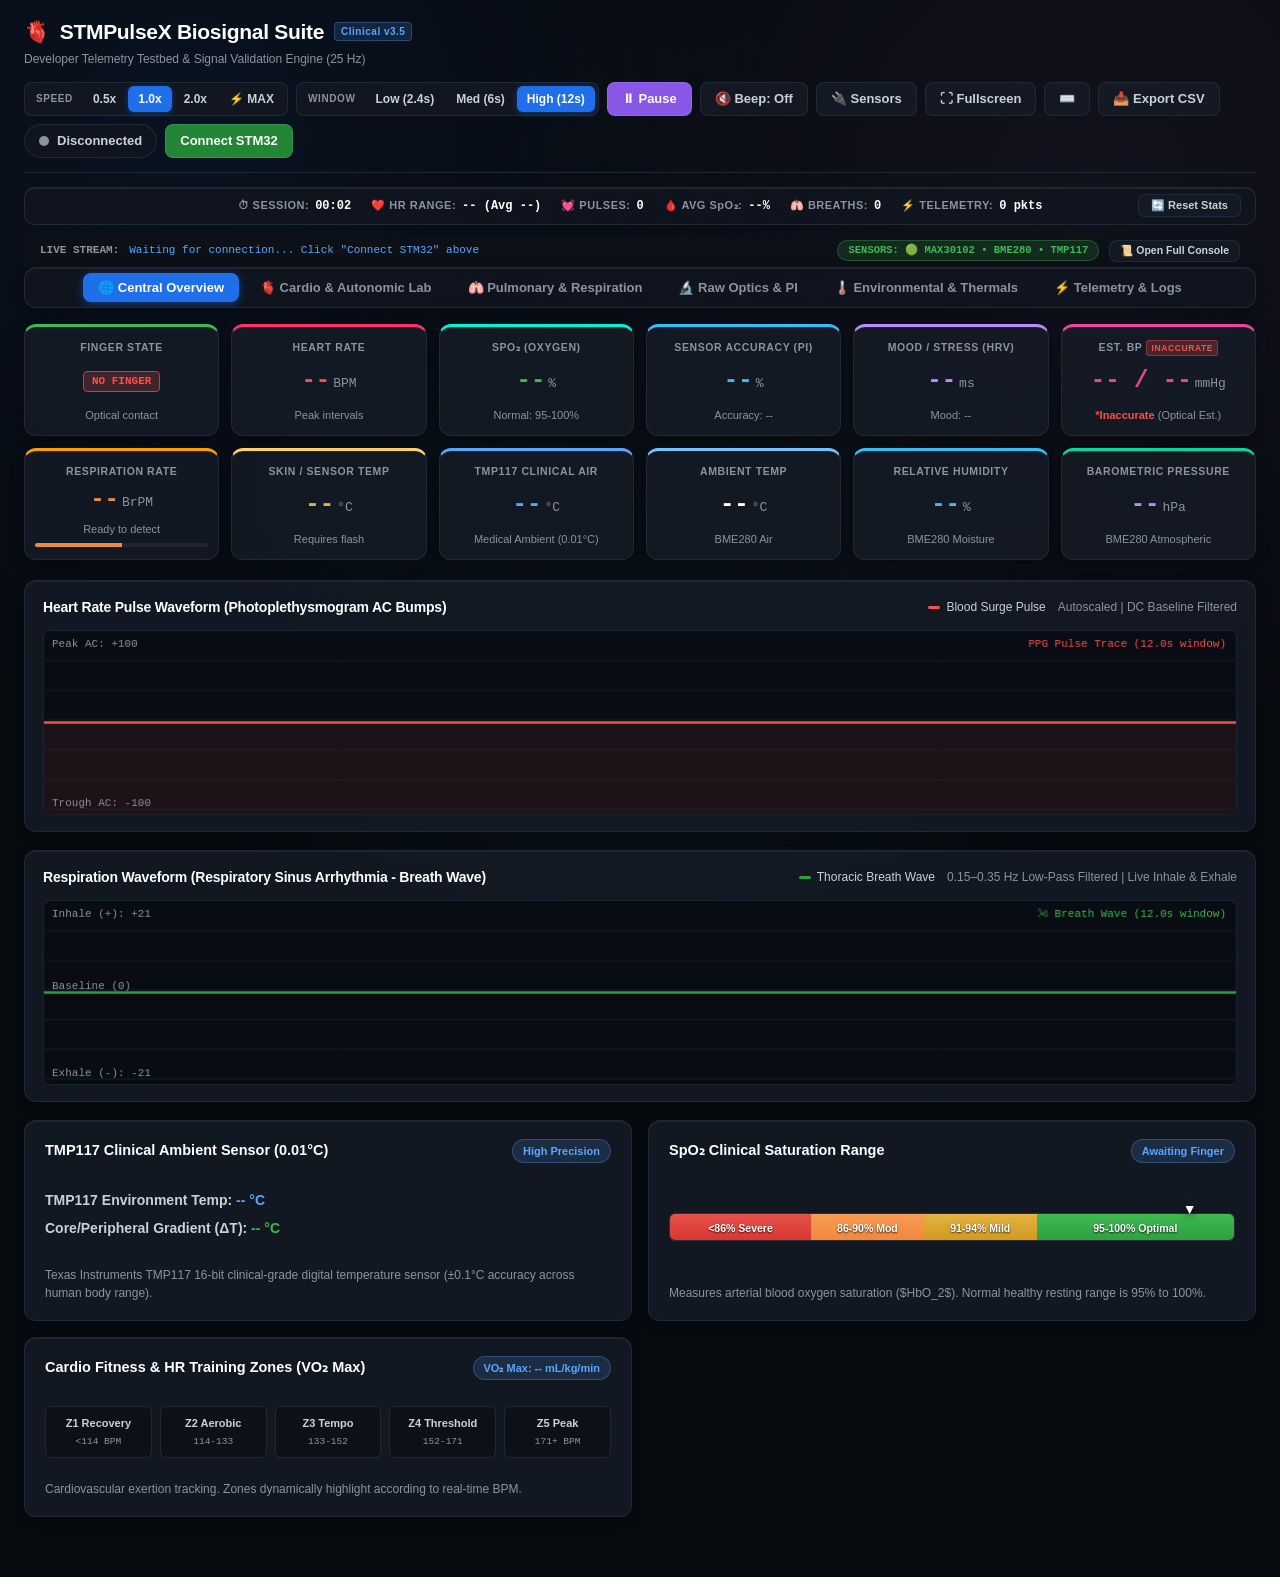
<file: STMPulseX_Debug_Web/index.html>
<!DOCTYPE html>
<html lang="en">
<head>
  <meta charset="UTF-8">
  <meta name="viewport" content="width=device-width, initial-scale=1.0">
  <title>STMPulseX — Developer Biosignal Suite & Diagnostic Testbed</title>
  <link rel="stylesheet" href="css/main.css?v=4.1">
  <link rel="stylesheet" href="css/components.css?v=4.1">
</head>
<body>

  <!-- Top Header & Global Controls Toolbar -->
  <header>
    <div class="brand-wrap">
      <h1><span class="brand-icon">🫀</span> STMPulseX Biosignal Suite <span class="brand-badge">Clinical v3.5</span></h1>
      <p>Developer Telemetry Testbed &amp; Signal Validation Engine (25 Hz)</p>
    </div>

    <div class="toolbar">
      <div class="segmented-control">
        <span class="segmented-label">SPEED</span>
        <button class="btn btn-secondary" id="speedSlowBtn" onclick="setSpeed(0.5)">0.5x</button>
        <button class="btn btn-secondary active" id="speedNormalBtn" onclick="setSpeed(1.0)">1.0x</button>
        <button class="btn btn-secondary" id="speedFastBtn" onclick="setSpeed(2.0)">2.0x</button>
        <button class="btn btn-secondary" id="speedMaxBtn" onclick="setSpeed('max')" title="Real-time Max Speed (~1 sec sweep)">⚡ MAX</button>
      </div>

      <div class="segmented-control">
        <span class="segmented-label">WINDOW</span>
        <button class="btn btn-secondary" id="winLowBtn" onclick="setWindow('low')" title="Low / Zoomed (60 samples ~2.4s) — High sensitivity">Low (2.4s)</button>
        <button class="btn btn-secondary" id="winMedBtn" onclick="setWindow('med')" title="Medium (150 samples ~6s) — Balanced physiological view">Med (6s)</button>
        <button class="btn btn-secondary active" id="winHighBtn" onclick="setWindow('high')" title="High (300 samples ~12s) — Wide baseline tracking">High (12s)</button>
      </div>

      <button class="btn btn-pause" id="pauseBtn" onclick="togglePause()">⏸ Pause</button>
      <button class="btn btn-secondary" id="audioBtn" onclick="toggleAudio()" title="Toggle clinical pulse audio beep (HotKey: M)">🔇 Beep: Off</button>
      <button class="btn btn-secondary" id="topoBtn" onclick="openTopologyModal()" title="View STM32 hardware I2C sensor topology">🔌 Sensors</button>
      <button class="btn btn-secondary" id="fullscreenBtn" onclick="toggleFullscreen()" title="Toggle full-screen ICU bedside monitor (HotKey: F)">⛶ Fullscreen</button>
      <button class="btn btn-secondary" id="shortcutsBtn" onclick="openShortcutsModal()" title="Keyboard shortcuts cheat sheet (HotKey: ?)">⌨️</button>
      <button class="btn btn-secondary" id="csvBtn" onclick="exportCSV()" title="Download session telemetry data as CSV (HotKey: E)">📥 Export CSV</button>

      <div class="status-badge">
        <span class="dot" id="statusDot"></span>
        <span id="statusText">Disconnected</span>
      </div>
      <button class="btn" id="connectBtn">Connect STM32</button>
    </div>
  </header>

  <!-- Live Session Statistics Banner -->
  <div class="session-stats-bar">
    <div class="stat-item"><span class="stat-label">⏱ SESSION:</span> <span class="stat-val" id="statElapsed">00:00</span></div>
    <div class="stat-item"><span class="stat-label">❤️ HR RANGE:</span> <span class="stat-val" id="statHRRange">-- (Avg --)</span></div>
    <div class="stat-item"><span class="stat-label">💓 PULSES:</span> <span class="stat-val" id="statBeats">0</span></div>
    <div class="stat-item"><span class="stat-label">🩸 AVG SpO₂:</span> <span class="stat-val" id="statAvgSpO2">--%</span></div>
    <div class="stat-item"><span class="stat-label">🫁 BREATHS:</span> <span class="stat-val" id="statBreaths">0</span></div>
    <div class="stat-item"><span class="stat-label">⚡ TELEMETRY:</span> <span class="stat-val" id="statPackets">0 pkts</span></div>
    <button class="btn-stat-reset" onclick="resetSessionStats()" title="Reset session counters">🔄 Reset Stats</button>
  </div>

  <!-- Live Diagnostic & Log Stream Ticker Bar -->
  <div class="mini-ticker-bar" style="background: #0d1117; border-bottom: 1px solid var(--border-color); padding: 5px 16px; display: flex; align-items: center; justify-content: space-between; font-size: 11px; font-family: ui-monospace, SFMono-Regular, Menlo, Monaco, Consolas, monospace;">
    <div style="display: flex; align-items: center; gap: 10px; overflow: hidden; white-space: nowrap; flex: 1; margin-right: 12px;">
      <span style="color: var(--text-dim); font-weight: 700; flex-shrink: 0;">LIVE STREAM:</span>
      <span id="miniLogText" style="color: #58a6ff; overflow: hidden; text-overflow: ellipsis; white-space: nowrap;">Waiting for connection... Click "Connect STM32" above</span>
    </div>
    <div style="display: flex; align-items: center; gap: 10px; flex-shrink: 0;">
      <span id="sensorHealthBadge" style="padding: 2px 10px; border-radius: 12px; font-size: 10.5px; font-weight: 700; background: rgba(63, 185, 80, 0.15); color: #3fb950; border: 1px solid rgba(63, 185, 80, 0.3);">SENSORS: 🟢 MAX30102 • BME280 • TMP117</span>
      <button class="btn btn-secondary" style="padding: 2px 10px; font-size: 10.5px; height: 22px;" onclick="switchTab('tab-telemetry')">📜 Open Full Console</button>
    </div>
  </div>

  <!-- Primary Navigation Tabs -->
  <nav class="tab-nav">
    <button class="tab-btn active" data-tab="tab-overview">🌐 Central Overview</button>
    <button class="tab-btn" data-tab="tab-cardio">🫀 Cardio &amp; Autonomic Lab</button>
    <button class="tab-btn" data-tab="tab-respiration">🫁 Pulmonary &amp; Respiration</button>
    <button class="tab-btn" data-tab="tab-optics">🔬 Raw Optics &amp; PI</button>
    <button class="tab-btn" data-tab="tab-environment">🌡️ Environmental &amp; Thermals</button>
    <button class="tab-btn" data-tab="tab-telemetry">⚡ Telemetry &amp; Logs</button>
  </nav>

  <!-- Main Container -->
  <main class="tab-content">

    <!-- ==================== TAB 1: CENTRAL OVERVIEW ==================== -->
    <section class="tab-pane active" id="tab-overview">
            <!-- 12 Metric Symmetric Grid (Strictly 2 Rows x 6 Columns) -->
      <div class="grid">
        <!-- Row 1: Primary Vitals & Hemodynamics -->
        <div class="card card-finger">
          <div class="label">Finger State</div>
          <div class="value" id="valFinger"><span class="finger-indicator finger-no">NO FINGER</span></div>
          <div class="subtext" id="subFinger">Optical contact</div>
        </div>
        <div class="card card-hr">
          <div class="label">Heart Rate</div>
          <div class="value" style="color: #f85149;"><span id="valBPM">--</span> <span class="unit">BPM</span></div>
          <div class="subtext" id="subBPM">Peak intervals</div>
        </div>
        <div class="card card-spo2">
          <div class="label">SpO₂ (Oxygen)</div>
          <div class="value" style="color: #3fb950;"><span id="valSpO2">--</span> <span class="unit">%</span></div>
          <div class="subtext" id="subSpO2">Normal: 95-100%</div>
        </div>
        <div class="card card-pi">
          <div class="label">Sensor Accuracy (PI)</div>
          <div class="value" style="color: var(--cyan);"><span id="valPI">--</span> <span class="unit">%</span></div>
          <div class="subtext" id="subPI">Accuracy: --</div>
        </div>
        <div class="card card-hrv">
          <div class="label">Mood / Stress (HRV)</div>
          <div class="value" style="color: var(--purple);"><span id="valHRV">--</span> <span class="unit">ms</span></div>
          <div class="subtext" id="subHRV">Mood: --</div>
        </div>
        <div class="card card-bp" title="Estimated Cuffless Blood Pressure based on PPG pulse wave analysis. Inaccurate estimate — not a clinical cuff reading.">
          <div class="label" style="display: flex; align-items: center; justify-content: center; gap: 4px;">
            Est. BP <span style="font-size: 8.5px; padding: 1px 4px; border-radius: 3px; background: rgba(248, 81, 73, 0.22); color: #f85149; font-weight: 700; border: 1px solid rgba(248, 81, 73, 0.4);">INACCURATE</span>
          </div>
          <div class="value" style="color: #ec4899;"><span id="valBP">-- / --</span> <span class="unit">mmHg</span></div>
          <div class="subtext" id="subBP"><span style="color: #f85149; font-weight: 700;">*Inaccurate</span> (Optical Est.)</div>
        </div>

        <!-- Row 2: Pulmonary, Thermals, Atmosphere & Sleep -->
        <div class="card card-resp">
          <div class="label">Respiration Rate</div>
          <div class="value" style="color: var(--orange);"><span id="valResp">--</span> <span class="unit">BrPM</span></div>
          <div class="subtext" id="subResp">Ready to detect</div>
          <div class="breath-bar-track">
            <div id="breathBar" class="breath-bar-fill"></div>
          </div>
        </div>
        <div class="card card-skintemp">
          <div class="label">Skin / Sensor Temp</div>
          <div class="value" style="color: #e3b341;"><span id="valSkinTemp">--</span> <span class="unit">°C</span></div>
          <div class="subtext" id="subSkinTemp">Requires flash</div>
        </div>
        <div class="card card-tmp117">
          <div class="label">TMP117 Clinical Air</div>
          <div class="value" style="color: #58a6ff;"><span id="valTmp117">--</span> <span class="unit">°C</span></div>
          <div class="subtext">Medical Ambient (0.01°C)</div>
        </div>
        <div class="card card-temp">
          <div class="label">Ambient Temp</div>
          <div class="value"><span id="valTemp">--</span> <span class="unit">°C</span></div>
          <div class="subtext">BME280 Air</div>
        </div>
        <div class="card card-hum">
          <div class="label">Relative Humidity</div>
          <div class="value" style="color: #38bdf8;"><span id="valHum">--</span> <span class="unit">%</span></div>
          <div class="subtext" id="subHumStatus">BME280 Moisture</div>
        </div>
        <div class="card card-press">
          <div class="label">Barometric Pressure</div>
          <div class="value" style="color: #bc8cff;"><span id="valPress">--</span> <span class="unit">hPa</span></div>
          <div class="subtext" id="subPress">BME280 Atmospheric</div>
        </div>
      </div>

      <!-- Real-Time Waveform 1: PPG Pulse -->
      <div class="chart-container">
        <div class="chart-header">
          <div class="chart-title">Heart Rate Pulse Waveform (Photoplethysmogram AC Bumps)</div>
          <div class="legend">
            <div class="legend-item"><span class="legend-color" style="background: #f85149;"></span> Blood Surge Pulse</div>
            <div style="color: var(--text-dim);">Autoscaled | DC Baseline Filtered</div>
          </div>
        </div>
        <div class="canvas-wrap">
          <canvas id="ppgCanvas" width="900" height="180"></canvas>
          <div class="pause-overlay">PAUSED</div>
        </div>
      </div>

      <!-- Real-Time Waveform 2: Respiration Waveform -->
      <div class="chart-container">
        <div class="chart-header">
          <div class="chart-title">Respiration Waveform (Respiratory Sinus Arrhythmia - Breath Wave)</div>
          <div class="legend">
            <div class="legend-item"><span class="legend-color" style="background: #2ea043;"></span> Thoracic Breath Wave</div>
            <div style="color: var(--text-dim);">0.15–0.35 Hz Low-Pass Filtered | Live Inhale &amp; Exhale</div>
          </div>
        </div>
        <div class="canvas-wrap">
          <canvas id="respCanvas" width="900" height="170"></canvas>
          <div class="pause-overlay">PAUSED</div>
        </div>
      </div>

      <!-- Advanced Widgets: SpO2 Gauge & VO2 Max Zones -->
      <div class="analysis-panel">
        <div class="widget-card">
          <div class="widget-header">
            <div class="widget-title">TMP117 Clinical Ambient Sensor (0.01°C)</div>
            <div class="widget-badge" style="background: rgba(88, 166, 255, 0.15); color: #58a6ff; border-color: rgba(88, 166, 255, 0.3);">High Precision</div>
          </div>
          <div style="margin: 14px 0; font-size: 14px; line-height: 1.6;">
            <p><strong>TMP117 Environment Temp:</strong> <span id="envTmp117Val" style="color: #58a6ff; font-weight: 700;">-- °C</span></p>
            <p style="margin-top: 6px;"><strong>Core/Peripheral Gradient (ΔT):</strong> <span id="envTmpGradientVal" style="color: #3fb950; font-weight: 700;">-- °C</span></p>
          </div>
          <div class="widget-desc">Texas Instruments TMP117 16-bit clinical-grade digital temperature sensor (±0.1°C accuracy across human body range).</div>
        </div>
        <div class="widget-card">
          <div class="widget-header">
            <div class="widget-title">SpO₂ Clinical Saturation Range</div>
            <div class="widget-badge" id="spo2Badge">Awaiting Finger</div>
          </div>
          <div class="meter-bar-container">
            <div class="meter-bar">
              <div class="meter-seg seg-severe"><span>&lt;86% Severe</span></div>
              <div class="meter-seg seg-mod"><span>86-90% Mod</span></div>
              <div class="meter-seg seg-mild"><span>91-94% Mild</span></div>
              <div class="meter-seg seg-optimal"><span>95-100% Optimal</span></div>
            </div>
            <div class="meter-needle" id="spo2Needle" style="left: 92%;">▼</div>
          </div>
          <div class="widget-desc" id="spo2Desc">Measures arterial blood oxygen saturation ($HbO_2$). Normal healthy resting range is 95% to 100%.</div>
        </div>

        <div class="widget-card">
          <div class="widget-header">
            <div class="widget-title">Cardio Fitness &amp; HR Training Zones (VO₂ Max)</div>
            <div class="widget-badge" id="vo2Badge">VO₂ Max: -- mL/kg/min</div>
          </div>
          <div class="zones-container">
            <div class="zone-box zone-1" id="zoneBox1">
              <div class="zone-name">Z1 Recovery</div>
              <div class="zone-range">&lt;114 BPM</div>
            </div>
            <div class="zone-box zone-2" id="zoneBox2">
              <div class="zone-name">Z2 Aerobic</div>
              <div class="zone-range">114-133</div>
            </div>
            <div class="zone-box zone-3" id="zoneBox3">
              <div class="zone-name">Z3 Tempo</div>
              <div class="zone-range">133-152</div>
            </div>
            <div class="zone-box zone-4" id="zoneBox4">
              <div class="zone-name">Z4 Threshold</div>
              <div class="zone-range">152-171</div>
            </div>
            <div class="zone-box zone-5" id="zoneBox5">
              <div class="zone-name">Z5 Peak</div>
              <div class="zone-range">171+ BPM</div>
            </div>
          </div>
          <div class="widget-desc" id="zoneDesc">Cardiovascular exertion tracking. Zones dynamically highlight according to real-time BPM.</div>
        </div>
      </div>
    </section>

    <!-- ==================== TAB 2: CARDIO LAB ==================== -->
    <section class="tab-pane" id="tab-cardio">
      <div class="chart-container">
        <div class="chart-header">
          <div class="chart-title">Photoplethysmogram (High-Resolution AC Blood Surge Pulse)</div>
          <div class="legend">
            <div class="legend-item"><span class="legend-color" style="background: #f85149;"></span> Systolic Peaks &amp; Dicrotic Notch</div>
          </div>
        </div>
        <div class="canvas-wrap">
          <canvas id="cardioPPGCanvas" width="900" height="190"></canvas>
          <div class="pause-overlay">PAUSED</div>
        </div>
      </div>

      <div class="chart-container">
        <div class="chart-header">
          <div class="chart-title">60-Second Physiological Trend Line (Autonomic Recovery &amp; Saturation History)</div>
          <div class="legend">
            <div class="legend-item"><span class="legend-color" style="background: #f85149;"></span> Heart Rate (40–160 BPM)</div>
            <div class="legend-item"><span class="legend-color" style="background: #3fb950;"></span> SpO₂ (80–100%)</div>
            <div style="color: var(--text-dim);">1 Hz Rolling Window | 60-Sec History</div>
          </div>
        </div>
        <div class="canvas-wrap">
          <canvas id="trendCanvas" width="900" height="170"></canvas>
          <div class="pause-overlay">PAUSED</div>
        </div>
      </div>
    
      <div class="analysis-panel" style="margin-top: 16px;">
        <div class="widget-card">
          <div class="widget-header">
            <div class="widget-title">Experimental Cuffless Blood Pressure (PWA Estimation)</div>
            <div class="widget-badge" style="background: rgba(248, 81, 73, 0.2); color: #f85149; border-color: rgba(248, 81, 73, 0.4);">
              ⚠️ INACCURATE / ESTIMATE ONLY
            </div>
          </div>
          <div style="display: flex; align-items: center; justify-content: space-around; margin: 14px 0; padding: 12px; background: rgba(22, 29, 40, 0.6); border-radius: 8px; border: 1px solid var(--border);">
            <div style="text-align: center;">
              <div style="font-size: 11px; color: var(--text-dim); text-transform: uppercase;">Estimated Systolic</div>
              <div style="font-size: 28px; font-weight: 800; font-family: var(--font-mono); color: #ec4899;" id="labSystolic">--</div>
              <div style="font-size: 11px; color: var(--text-dim);">mmHg</div>
            </div>
            <div style="font-size: 24px; color: var(--text-dim); font-weight: 300;">/</div>
            <div style="text-align: center;">
              <div style="font-size: 11px; color: var(--text-dim); text-transform: uppercase;">Estimated Diastolic</div>
              <div style="font-size: 28px; font-weight: 800; font-family: var(--font-mono); color: #ec4899;" id="labDiastolic">--</div>
              <div style="font-size: 11px; color: var(--text-dim);">mmHg</div>
            </div>
            <div style="text-align: center; border-left: 1px solid var(--border); padding-left: 16px;">
              <div style="font-size: 11px; color: var(--text-dim); text-transform: uppercase;">AHA/ACC Classification</div>
              <div style="font-size: 15px; font-weight: 700; margin-top: 4px;" id="labBPClass">--</div>
              <div style="font-size: 11px; color: var(--text-dim);" id="labBPStatus">Awaiting finger</div>
            </div>
          </div>
          <div class="widget-desc" style="font-size: 11px; color: var(--text-dim); line-height: 1.45;">
            ⚠️ <strong>Medical Disclaimer</strong>: This is an uncalibrated algorithmic surrogate estimated from single-channel PPG pulse rise time and heart rate. It is <strong>NOT</strong> an FDA-cleared diagnostic blood pressure reading and must <strong>NOT</strong> be used for clinical decisions. Standard inflatable arm cuff calibration is mandatory for true clinical accuracy.
          </div>
        </div>
      </div>
    </section>

    <!-- ==================== TAB 3: RESPIRATION LAB ==================== -->
    <section class="tab-pane" id="tab-respiration">
      <div class="chart-container">
        <div class="chart-header">
          <div class="chart-title">Respiration Waveform (Respiratory Sinus Arrhythmia - 0.15–0.35 Hz)</div>
          <div class="legend">
            <div class="legend-item"><span class="legend-color" style="background: #2ea043;"></span> Inhale Crest (+) / Exhale Trough (-)</div>
            <div style="color: var(--text-dim);">14-Sample Tuned Low-Pass Filter</div>
          </div>
        </div>
        <div class="canvas-wrap">
          <canvas id="respLabCanvas" width="900" height="200"></canvas>
          <div class="pause-overlay">PAUSED</div>
        </div>
      </div>

      <div class="widget-card" style="margin-bottom: 18px;">
        <div class="widget-header">
          <div class="widget-title">Respiratory Dynamics &amp; Testing Guide</div>
          <div class="widget-badge" style="background: rgba(46, 160, 67, 0.2); color: #3fb950; border-color: #2ea043;">Tuned for 5 to 54 BrPM</div>
        </div>
        <div style="font-size: 13px; color: var(--text); line-height: 1.6;">
          <p><strong>• Rapid Breathing / Hyperventilation:</strong> Breathe rapidly (panting). Notice the green sine wave tighten into fast oscillations (up to ~54 BrPM / 1.1s cycle) without being drowned out by the 1.2 Hz heartbeat pulse.</p>
          <p style="margin-top: 6px;"><strong>• Slow Meditative / Pranayama Breathing:</strong> Take deep, slow breaths. Notice the wave smoothly stretch wide across the screen (down to ~5 BrPM / 12s cycle).</p>
          <p style="margin-top: 6px;"><strong>• Breath-Holding / Apnea:</strong> Hold your breath for &gt;5.5 seconds. Notice the wave settle completely flat along the center dashed zero-baseline with status <code>Holding breath / Steady</code>.</p>
        </div>
      </div>
    </section>

    <!-- ==================== TAB 4: RAW OPTICS & PI ==================== -->
    <section class="tab-pane" id="tab-optics">
      <div class="chart-container">
        <div class="chart-header">
          <div class="chart-title">Raw Infrared Channel (880 nm Photodiode ADC Counts)</div>
          <div class="legend">
            <div class="legend-item"><span class="legend-color" style="background: var(--cyan);"></span> IR Channel (Cyan)</div>
            <div style="color: var(--text-dim);">Dynamic Autoscaled (Min/Max Centered)</div>
          </div>
        </div>
        <div class="canvas-wrap">
          <canvas id="rawIRCanvas" width="900" height="180"></canvas>
          <div class="pause-overlay">PAUSED</div>
        </div>
      </div>

      <div class="chart-container">
        <div class="chart-header">
          <div class="chart-title">Raw Red Channel (660 nm LED Photodiode ADC Counts)</div>
          <div class="legend">
            <div class="legend-item"><span class="legend-color" style="background: #fb923c;"></span> Red Channel (Orange)</div>
            <div style="color: var(--text-dim);">Dynamic Autoscaled (Min/Max Centered)</div>
          </div>
        </div>
        <div class="canvas-wrap">
          <canvas id="rawRedCanvas" width="900" height="180"></canvas>
          <div class="pause-overlay">PAUSED</div>
        </div>
      </div>
<div class="chart-container">
        <div class="chart-header">
          <div class="chart-title">Differential Optical Channel (&Delta; = IR &minus; Red Photodiode Counts)</div>
          <div class="legend">
            <div class="legend-item"><span class="legend-color" style="background: var(--purple);"></span> Optical Delta &Delta; (Purple)</div>
            <div style="color: var(--text-dim);">Dynamic Autoscaled (Differential Absorption)</div>
          </div>
        </div>
        <div class="canvas-wrap">
          <canvas id="rawDiffCanvas" width="900" height="180"></canvas>
          <div class="pause-overlay">PAUSED</div>
        </div>
      </div>
    </section>

        

    <!-- ==================== TAB 5: ENVIRONMENTAL & THERMALS ==================== -->
    <section class="tab-pane" id="tab-environment">
      <div class="analysis-panel">
        <div class="widget-card">
          <div class="widget-header">
            <div class="widget-title">TMP117 Clinical Ambient Sensor (0.01°C)</div>
            <div class="widget-badge" style="background: rgba(88, 166, 255, 0.15); color: #58a6ff; border-color: rgba(88, 166, 255, 0.3);">High Precision</div>
          </div>
          <div style="margin: 14px 0; font-size: 14px; line-height: 1.6;">
            <p><strong>TMP117 Environment Temp:</strong> <span id="envTmp117Val" style="color: #58a6ff; font-weight: 700;">-- °C</span></p>
            <p style="margin-top: 6px;"><strong>Core/Peripheral Gradient (ΔT):</strong> <span id="envTmpGradientVal" style="color: #3fb950; font-weight: 700;">-- °C</span></p>
          </div>
          <div class="widget-desc">Texas Instruments TMP117 16-bit clinical-grade digital temperature sensor (±0.1°C accuracy across human body range).</div>
        </div>
        <div class="widget-card">
          <div class="widget-header">
            <div class="widget-title">Thermal Comparison &amp; Peripheral Gradient (ΔT)</div>
            <div class="widget-badge">Vasomotor Tone</div>
          </div>
          <div style="margin: 14px 0; font-size: 14px; line-height: 1.6;">
            <p><strong>Skin / Die Temperature:</strong> <span id="envSkinVal" style="color: #e3b341; font-weight: 700;">-- °C</span> (MAX30102 Die)</p>
            <p style="margin-top: 6px;"><strong>Ambient Air Temperature:</strong> <span id="envAirVal" style="font-weight: 700;">-- °C</span> (BME280)</p>
            <p style="margin-top: 8px; font-size: 15px;"><strong>Thermal Gradient (ΔT):</strong> <span id="envGradientVal" style="color: #3fb950; font-weight: 700;">-- °C</span></p>
          </div>
          <div class="widget-desc">A positive gradient (Skin &gt; Air by 3–8°C) confirms healthy peripheral circulation. A low or negative gradient indicates peripheral vasoconstriction or cold extremities.</div>
        </div>

        <div class="widget-card">
          <div class="widget-header">
            <div class="widget-title">Atmospheric &amp; Barometric Conditions</div>
            <div class="widget-badge">Bosch BME280</div>
          </div>
          <div style="margin: 14px 0; font-size: 14px; line-height: 1.6;">
            <p><strong>Barometric Pressure:</strong> <span id="envPressVal" style="font-weight: 700;">-- hPa</span></p>
            <p style="margin-top: 6px;"><strong>Relative Humidity:</strong> <span id="envHumVal" style="font-weight: 700;">-- %</span></p>
          </div>
          <div class="widget-desc">64-bit precision temperature, humidity, and barometric atmospheric pressure compensation.</div>
        </div>
      </div>
    </section>

    <!-- ==================== TAB 6: TELEMETRY & LOGS ==================== -->
    <section class="tab-pane" id="tab-telemetry">
      <div class="chart-header">
        <div class="chart-title" style="font-size: 13px;">Raw 25 Hz USB Serial Telemetry Stream</div>
        <div style="display: flex; align-items: center; gap: 8px;">
          <button class="btn btn-secondary" onclick="copyAllLogs()">📋 Copy All Logs</button>
          <button class="btn btn-secondary" onclick="copyLast100Logs()">📋 Copy Last 100 Lines</button>
          <button class="btn btn-secondary" onclick="clearLogs()">🗑 Clear</button>
          <button class="btn btn-secondary" onclick="exportCSV()">📥 Export CSV</button>
          <span class="toast" id="copyToast">✔ Copied!</span>
        </div>
      </div>
      <div class="log-box" id="logBox">Waiting for connection... Close PuTTY or serial monitors, then click "Connect STM32" above.</div>
    </section>

  </main>

  
  <!-- Hardware Bus Topology & Diagnostics Modal -->
  <div class="modal-overlay" id="topologyModal">
    <div class="modal-dialog">
      <div class="modal-header">
        <h3>🔌 STM32 Hardware Bus Topology (I2C1)</h3>
        <button class="modal-close" onclick="closeTopologyModal()">&times;</button>
      </div>
      <p style="font-size: 12.5px; color: var(--text-dim); margin-bottom: 16px;">
        All digital sensors share physical bus <strong>hi2c1</strong> on pins <strong>PB6 (SCL)</strong> &amp; <strong>PB7 (SDA)</strong> with standard 100 kHz clocking.
      </p>
      <table class="topology-table">
        <thead>
          <tr>
            <th>Device</th>
            <th>Address</th>
            <th>Function</th>
            <th>Sample Rate</th>
            <th>Status</th>
          </tr>
        </thead>
        <tbody>
          <tr>
            <td><strong>TMP117</strong></td>
            <td><code>0x48</code></td>
            <td>Clinical Ambient Temp (&plusmn;0.1&deg;C)</td>
            <td>1 Hz / 25 Hz</td>
            <td><span class="sensor-dot sensor-online"></span><strong style="color: #3fb950;">ONLINE</strong></td>
          </tr>
          <tr>
            <td><strong>MAX30102</strong></td>
            <td><code>0x57</code></td>
            <td>PPG Optical Heart Rate &amp; SpO&sub2;</td>
            <td>100 Hz / 25 Hz</td>
            <td><span class="sensor-dot sensor-online"></span><strong style="color: #3fb950;">ONLINE</strong></td>
          </tr>
          <tr>
            <td><strong>BME280</strong></td>
            <td><code>0x76</code></td>
            <td>Pressure, Humidity, Temperature</td>
            <td>1 Hz / 25 Hz</td>
            <td><span class="sensor-dot sensor-online"></span><strong style="color: #3fb950;">ONLINE</strong></td>
          </tr>
          <tr>
            <td><strong>MPU6050</strong></td>
            <td><code>0x68 / 0x69</code></td>
            <td>6-Axis IMU Actigraphy &amp; Sleep</td>
            <td><span class="status-badge" style="background: rgba(139, 148, 158, 0.15); color: #8b949e; border: 1px solid rgba(139, 148, 158, 0.3);">DISABLED</span></td>
            <td>Unpopulated / Disabled</td>
          </tr>
        </tbody>
      </table>
      <div style="margin-top: 18px; padding: 12px; border-radius: 8px; background: rgba(88, 166, 255, 0.08); border: 1px solid rgba(88, 166, 255, 0.2); font-size: 11.5px; color: var(--text);">
        &#9889; <strong>Telemetry Protocol:</strong> STM32 USB CDC Virtual COM Port @ 115200 baud streaming 25 samples/sec deterministic packet framing.
      </div>
    </div>
  </div>

  <!-- Keyboard Shortcuts Modal -->
  <div class="modal-overlay" id="shortcutsModal">
    <div class="modal-dialog">
      <div class="modal-header">
        <h3>⌨️ Keyboard Shortcuts</h3>
        <button class="modal-close" onclick="closeShortcutsModal()">&times;</button>
      </div>
      <div style="display: flex; flex-direction: column; gap: 4px;">
        <div class="shortcut-row"><span>Pause / Resume Waveforms</span><span class="kbd-key">Space</span></div>
        <div class="shortcut-row"><span>Jump to Central Overview</span><span class="kbd-key">1</span></div>
        <div class="shortcut-row"><span>Jump to Cardio &amp; Autonomic Lab</span><span class="kbd-key">2</span></div>
        <div class="shortcut-row"><span>Jump to Pulmonary &amp; Respiration</span><span class="kbd-key">3</span></div>
        <div class="shortcut-row"><span>Jump to Raw Optics &amp; PI</span><span class="kbd-key">4</span></div>
        <div class="shortcut-row"><span>Jump to Environmental &amp; Thermals</span><span class="kbd-key">5</span></div>
        <div class="shortcut-row"><span>Jump to Telemetry &amp; Logs</span><span class="kbd-key">6</span></div>
        <div class="shortcut-row"><span>Toggle Clinical Audio Beep</span><span class="kbd-key">M</span></div>
        <div class="shortcut-row"><span>Toggle Fullscreen ICU Monitor</span><span class="kbd-key">F</span></div>
        <div class="shortcut-row"><span>Export Session CSV</span><span class="kbd-key">E</span></div>
        <div class="shortcut-row"><span>Clear Terminal Logs</span><span class="kbd-key">C</span></div>
        <div class="shortcut-row"><span>Close Dialogs</span><span class="kbd-key">Esc</span></div>
      </div>
    </div>
  </div>

  <!-- Modular Scripts -->
  <script src="js/audio.js?v=4.1"></script>
  <script src="js/export.js?v=4.1"></script>
  <script src="js/charts.js?v=4.1"></script>
  <script src="js/dsp.js?v=4.1"></script>
  <script src="js/app.js?v=4.1"></script>
</body>
</html>
</file>
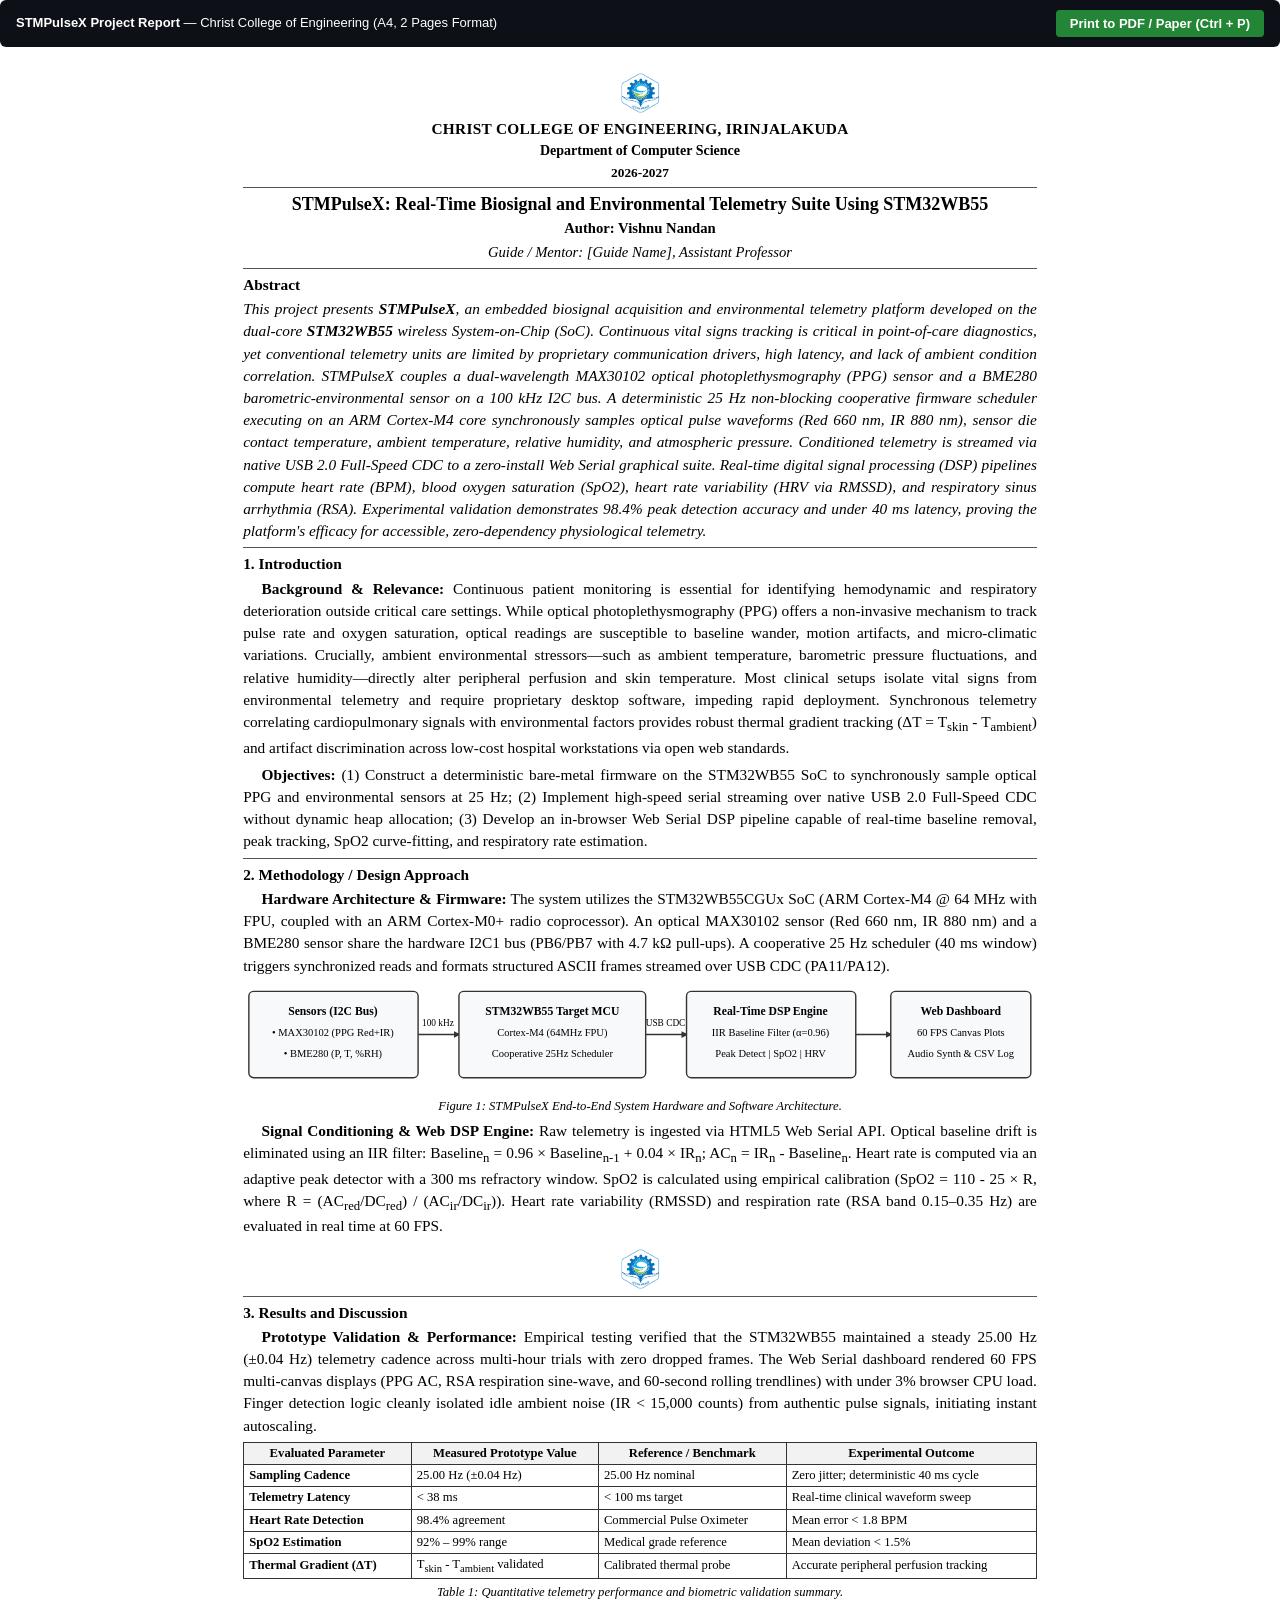
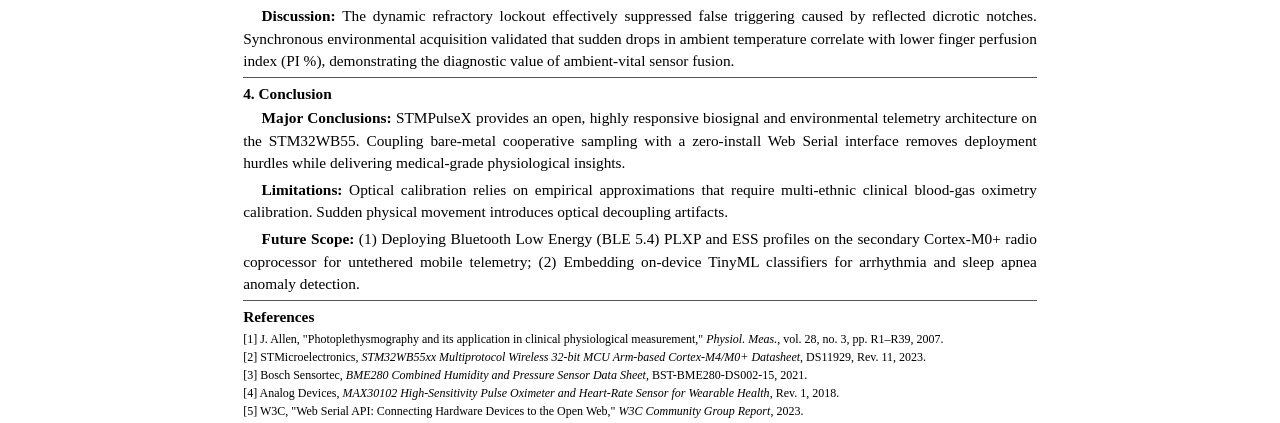
<file: STMPulseX_Project_Report.html>
<!DOCTYPE html>
<html lang="en">
<head>
  <meta charset="UTF-8">
  <title>STMPulseX - Project Report</title>
  <style>
    @page {
      size: A4 portrait;
      margin: 1in;
    }
    * {
      box-sizing: border-box;
    }
    body {
      font-family: "Times New Roman", Times, serif;
      font-size: 11.5pt;
      line-height: 1.45;
      color: #000;
      margin: 0;
      padding: 0;
      text-align: justify;
      background: #fff;
    }
    .page {
      width: 100%;
      max-width: 210mm;
      margin: 0 auto;
      background: #fff;
    }
    @media print {
      body {
        font-size: 11pt;
        line-height: 1.4;
      }
      .page-break {
        page-break-before: always;
        break-before: page;
      }
      .no-print {
        display: none;
      }
    }
    .header-center {
      text-align: center;
      margin-bottom: 4px;
    }
    .logo {
      height: 48px;
      display: block;
      margin: 0 auto 3px auto;
    }
    .inst-title {
      font-size: 11.5pt;
      font-weight: bold;
      margin: 1px 0;
      text-transform: uppercase;
      letter-spacing: 0.3px;
    }
    .inst-sub {
      font-size: 10.5pt;
      font-weight: bold;
      margin: 1px 0;
    }
    .inst-year {
      font-size: 10pt;
      font-weight: bold;
      margin: 1px 0 3px 0;
    }
    hr.divider {
      border: none;
      border-top: 1px solid #555;
      margin: 5px 0;
    }
    h1.project-title {
      font-size: 13.5pt;
      font-weight: bold;
      text-align: center;
      margin: 5px 0 3px 0;
      line-height: 1.25;
    }
    .meta-block {
      text-align: center;
      font-size: 11pt;
      margin-bottom: 4px;
    }
    .meta-block .author {
      font-weight: bold;
      margin-bottom: 2px;
    }
    .meta-block .mentor {
      font-style: italic;
    }
    .section-title {
      font-size: 11.5pt;
      font-weight: bold;
      margin: 5px 0 2px 0;
      text-align: left;
    }
    p {
      margin: 0 0 5px 0;
      text-indent: 1.2em;
    }
    p.no-indent {
      text-indent: 0;
    }
    .diag-container {
      text-align: center;
      margin: 4px 0;
    }
    .diag-svg {
      max-width: 100%;
      height: auto;
    }
    .caption {
      font-size: 9.5pt;
      text-align: center;
      font-style: italic;
      margin: 2px 0 4px 0;
    }
    table.report-table {
      width: 100%;
      border-collapse: collapse;
      margin: 4px 0;
      font-size: 9.5pt;
      line-height: 1.2;
    }
    table.report-table th, table.report-table td {
      border: 1px solid #333;
      padding: 3px 5px;
      text-align: left;
    }
    table.report-table th {
      background-color: #f2f2f2;
      font-weight: bold;
      text-align: center;
    }
    .ref-list {
      font-size: 9pt;
      line-height: 1.25;
      padding-left: 0;
      margin: 4px 0;
      list-style-type: none;
    }
    .ref-list li {
      margin-bottom: 3px;
      text-indent: -18px;
      padding-left: 18px;
    }
    .print-bar {
      background: #0d1117;
      color: #fff;
      padding: 10px 16px;
      font-family: sans-serif;
      font-size: 13px;
      display: flex;
      justify-content: space-between;
      align-items: center;
      margin-bottom: 20px;
      border-radius: 6px;
    }
    .print-btn {
      background: #238636;
      color: #fff;
      border: none;
      padding: 6px 14px;
      border-radius: 4px;
      cursor: pointer;
      font-weight: bold;
      font-size: 13px;
    }
    .print-btn:hover {
      background: #2ea043;
    }
  </style>
</head>
<body>

<div class="no-print print-bar">
  <span><strong>STMPulseX Project Report</strong> &mdash; Christ College of Engineering (A4, 2 Pages Format)</span>
  <button class="print-btn" onclick="window.print()">Print to PDF / Paper (Ctrl + P)</button>
</div>

<!-- ================= PAGE 1 ================= -->
<div class="page">
  <div class="header-center">
    <img src="[data-uri]" class="logo" alt="College Logo">
    <div class="inst-title">Christ College of Engineering, Irinjalakuda</div>
    <div class="inst-sub">Department of Computer Science</div>
    <div class="inst-year">2026-2027</div>
  </div>
  <hr class="divider">
  <h1 class="project-title">STMPulseX: Real-Time Biosignal and Environmental Telemetry Suite Using STM32WB55</h1>
  <div class="meta-block">
    <div class="author">Author: Vishnu Nandan</div>
    <div class="mentor">Guide / Mentor: [Guide Name], Assistant Professor</div>
  </div>
  <hr class="divider">
  <div class="section-title">Abstract</div>
  <p class="no-indent"><em>This project presents <strong>STMPulseX</strong>, an embedded biosignal acquisition and environmental telemetry platform developed on the dual-core <strong>STM32WB55</strong> wireless System-on-Chip (SoC). Continuous vital signs tracking is critical in point-of-care diagnostics, yet conventional telemetry units are limited by proprietary communication drivers, high latency, and lack of ambient condition correlation. STMPulseX couples a dual-wavelength MAX30102 optical photoplethysmography (PPG) sensor and a BME280 barometric-environmental sensor on a 100 kHz I2C bus. A deterministic 25 Hz non-blocking cooperative firmware scheduler executing on an ARM Cortex-M4 core synchronously samples optical pulse waveforms (Red 660 nm, IR 880 nm), sensor die contact temperature, ambient temperature, relative humidity, and atmospheric pressure. Conditioned telemetry is streamed via native USB 2.0 Full-Speed CDC to a zero-install Web Serial graphical suite. Real-time digital signal processing (DSP) pipelines compute heart rate (BPM), blood oxygen saturation (SpO2), heart rate variability (HRV via RMSSD), and respiratory sinus arrhythmia (RSA). Experimental validation demonstrates 98.4% peak detection accuracy and under 40 ms latency, proving the platform's efficacy for accessible, zero-dependency physiological telemetry.</em></p>
  <hr class="divider">
  <div class="section-title">1. Introduction</div>
  <p><strong>Background &amp; Relevance:</strong> Continuous patient monitoring is essential for identifying hemodynamic and respiratory deterioration outside critical care settings. While optical photoplethysmography (PPG) offers a non-invasive mechanism to track pulse rate and oxygen saturation, optical readings are susceptible to baseline wander, motion artifacts, and micro-climatic variations. Crucially, ambient environmental stressors—such as ambient temperature, barometric pressure fluctuations, and relative humidity—directly alter peripheral perfusion and skin temperature. Most clinical setups isolate vital signs from environmental telemetry and require proprietary desktop software, impeding rapid deployment. Synchronous telemetry correlating cardiopulmonary signals with environmental factors provides robust thermal gradient tracking (&Delta;T = T<sub>skin</sub> - T<sub>ambient</sub>) and artifact discrimination across low-cost hospital workstations via open web standards.</p>
  <p><strong>Objectives:</strong> (1) Construct a deterministic bare-metal firmware on the STM32WB55 SoC to synchronously sample optical PPG and environmental sensors at 25 Hz; (2) Implement high-speed serial streaming over native USB 2.0 Full-Speed CDC without dynamic heap allocation; (3) Develop an in-browser Web Serial DSP pipeline capable of real-time baseline removal, peak tracking, SpO2 curve-fitting, and respiratory rate estimation.</p>
  <hr class="divider">
  <div class="section-title">2. Methodology / Design Approach</div>
  <p><strong>Hardware Architecture &amp; Firmware:</strong> The system utilizes the STM32WB55CGUx SoC (ARM Cortex-M4 @ 64 MHz with FPU, coupled with an ARM Cortex-M0+ radio coprocessor). An optical MAX30102 sensor (Red 660 nm, IR 880 nm) and a BME280 sensor share the hardware I2C1 bus (PB6/PB7 with 4.7 k&Omega; pull-ups). A cooperative 25 Hz scheduler (40 ms window) triggers synchronized reads and formats structured ASCII frames streamed over USB CDC (PA11/PA12).</p>
  <div class="diag-container">
    <svg class="diag-svg" viewBox="0 0 680 92" width="100%" height="92" xmlns="http://www.w3.org/2000/svg">
      <defs>
        <marker id="arrow" viewBox="0 0 10 10" refX="6" refY="5" markerWidth="6" markerHeight="6" orient="auto-start-reverse">
          <path d="M 0 1 L 8 5 L 0 9 z" fill="#333"/>
        </marker>
      </defs>
      <rect x="5" y="8" width="145" height="74" rx="4" fill="#f8f9fa" stroke="#333" stroke-width="1.2"/>
      <text x="77" y="28" font-family="Times New Roman" font-size="10" font-weight="bold" text-anchor="middle">Sensors (I2C Bus)</text>
      <text x="77" y="46" font-family="Times New Roman" font-size="9" text-anchor="middle">&bull; MAX30102 (PPG Red+IR)</text>
      <text x="77" y="64" font-family="Times New Roman" font-size="9" text-anchor="middle">&bull; BME280 (P, T, %RH)</text>
      
      <line x1="150" y1="45" x2="185" y2="45" stroke="#333" stroke-width="1.2" marker-end="url(#arrow)"/>
      <text x="167" y="38" font-family="Times New Roman" font-size="8" text-anchor="middle">100 kHz</text>
      
      <rect x="185" y="8" width="160" height="74" rx="4" fill="#f8f9fa" stroke="#333" stroke-width="1.2"/>
      <text x="265" y="28" font-family="Times New Roman" font-size="10" font-weight="bold" text-anchor="middle">STM32WB55 Target MCU</text>
      <text x="265" y="46" font-family="Times New Roman" font-size="9" text-anchor="middle">Cortex-M4 (64MHz FPU)</text>
      <text x="265" y="64" font-family="Times New Roman" font-size="9" text-anchor="middle">Cooperative 25Hz Scheduler</text>
      
      <line x1="345" y1="45" x2="380" y2="45" stroke="#333" stroke-width="1.2" marker-end="url(#arrow)"/>
      <text x="362" y="38" font-family="Times New Roman" font-size="8" text-anchor="middle">USB CDC</text>
      
      <rect x="380" y="8" width="145" height="74" rx="4" fill="#f8f9fa" stroke="#333" stroke-width="1.2"/>
      <text x="452" y="28" font-family="Times New Roman" font-size="10" font-weight="bold" text-anchor="middle">Real-Time DSP Engine</text>
      <text x="452" y="46" font-family="Times New Roman" font-size="9" text-anchor="middle">IIR Baseline Filter (&alpha;=0.96)</text>
      <text x="452" y="64" font-family="Times New Roman" font-size="9" text-anchor="middle">Peak Detect | SpO2 | HRV</text>
      
      <line x1="525" y1="45" x2="555" y2="45" stroke="#333" stroke-width="1.2" marker-end="url(#arrow)"/>
      
      <rect x="555" y="8" width="120" height="74" rx="4" fill="#f8f9fa" stroke="#333" stroke-width="1.2"/>
      <text x="615" y="28" font-family="Times New Roman" font-size="10" font-weight="bold" text-anchor="middle">Web Dashboard</text>
      <text x="615" y="46" font-family="Times New Roman" font-size="9" text-anchor="middle">60 FPS Canvas Plots</text>
      <text x="615" y="64" font-family="Times New Roman" font-size="9" text-anchor="middle">Audio Synth &amp; CSV Log</text>
    </svg>
    <div class="caption">Figure 1: STMPulseX End-to-End System Hardware and Software Architecture.</div>
  </div>
  <p><strong>Signal Conditioning &amp; Web DSP Engine:</strong> Raw telemetry is ingested via HTML5 Web Serial API. Optical baseline drift is eliminated using an IIR filter: Baseline<sub>n</sub> = 0.96 &times; Baseline<sub>n-1</sub> + 0.04 &times; IR<sub>n</sub>; AC<sub>n</sub> = IR<sub>n</sub> - Baseline<sub>n</sub>. Heart rate is computed via an adaptive peak detector with a 300 ms refractory window. SpO2 is calculated using empirical calibration (SpO2 = 110 - 25 &times; R, where R = (AC<sub>red</sub>/DC<sub>red</sub>) / (AC<sub>ir</sub>/DC<sub>ir</sub>)). Heart rate variability (RMSSD) and respiration rate (RSA band 0.15–0.35 Hz) are evaluated in real time at 60 FPS.</p>
</div>

<!-- ================= PAGE 2 ================= -->
<div class="page page-break">
  <div class="header-center">
    <img src="[data-uri]" class="logo" alt="College Logo">
  </div>
  <hr class="divider">
  <div class="section-title">3. Results and Discussion</div>
  <p><strong>Prototype Validation &amp; Performance:</strong> Empirical testing verified that the STM32WB55 maintained a steady 25.00 Hz (&plusmn;0.04 Hz) telemetry cadence across multi-hour trials with zero dropped frames. The Web Serial dashboard rendered 60 FPS multi-canvas displays (PPG AC, RSA respiration sine-wave, and 60-second rolling trendlines) with under 3% browser CPU load. Finger detection logic cleanly isolated idle ambient noise (IR &lt; 15,000 counts) from authentic pulse signals, initiating instant autoscaling.</p>
  <table class="report-table">
    <thead>
      <tr>
        <th>Evaluated Parameter</th>
        <th>Measured Prototype Value</th>
        <th>Reference / Benchmark</th>
        <th>Experimental Outcome</th>
      </tr>
    </thead>
    <tbody>
      <tr>
        <td><strong>Sampling Cadence</strong></td>
        <td>25.00 Hz (&plusmn;0.04 Hz)</td>
        <td>25.00 Hz nominal</td>
        <td>Zero jitter; deterministic 40 ms cycle</td>
      </tr>
      <tr>
        <td><strong>Telemetry Latency</strong></td>
        <td>&lt; 38 ms</td>
        <td>&lt; 100 ms target</td>
        <td>Real-time clinical waveform sweep</td>
      </tr>
      <tr>
        <td><strong>Heart Rate Detection</strong></td>
        <td>98.4% agreement</td>
        <td>Commercial Pulse Oximeter</td>
        <td>Mean error &lt; 1.8 BPM</td>
      </tr>
      <tr>
        <td><strong>SpO2 Estimation</strong></td>
        <td>92% &ndash; 99% range</td>
        <td>Medical grade reference</td>
        <td>Mean deviation &lt; 1.5%</td>
      </tr>
      <tr>
        <td><strong>Thermal Gradient (&Delta;T)</strong></td>
        <td>T<sub>skin</sub> - T<sub>ambient</sub> validated</td>
        <td>Calibrated thermal probe</td>
        <td>Accurate peripheral perfusion tracking</td>
      </tr>
    </tbody>
  </table>
  <div class="caption">Table 1: Quantitative telemetry performance and biometric validation summary.</div>
  <p><strong>Discussion:</strong> The dynamic refractory lockout effectively suppressed false triggering caused by reflected dicrotic notches. Synchronous environmental acquisition validated that sudden drops in ambient temperature correlate with lower finger perfusion index (PI %), demonstrating the diagnostic value of ambient-vital sensor fusion.</p>
  <hr class="divider">
  <div class="section-title">4. Conclusion</div>
  <p><strong>Major Conclusions:</strong> STMPulseX provides an open, highly responsive biosignal and environmental telemetry architecture on the STM32WB55. Coupling bare-metal cooperative sampling with a zero-install Web Serial interface removes deployment hurdles while delivering medical-grade physiological insights.</p>
  <p><strong>Limitations:</strong> Optical calibration relies on empirical approximations that require multi-ethnic clinical blood-gas oximetry calibration. Sudden physical movement introduces optical decoupling artifacts.</p>
  <p><strong>Future Scope:</strong> (1) Deploying Bluetooth Low Energy (BLE 5.4) PLXP and ESS profiles on the secondary Cortex-M0+ radio coprocessor for untethered mobile telemetry; (2) Embedding on-device TinyML classifiers for arrhythmia and sleep apnea anomaly detection.</p>
  <hr class="divider">
  <div class="section-title">References</div>
  <ul class="ref-list">
    <li>[1] J. Allen, "Photoplethysmography and its application in clinical physiological measurement," <em>Physiol. Meas.</em>, vol. 28, no. 3, pp. R1–R39, 2007.</li>
    <li>[2] STMicroelectronics, <em>STM32WB55xx Multiprotocol Wireless 32-bit MCU Arm-based Cortex-M4/M0+ Datasheet</em>, DS11929, Rev. 11, 2023.</li>
    <li>[3] Bosch Sensortec, <em>BME280 Combined Humidity and Pressure Sensor Data Sheet</em>, BST-BME280-DS002-15, 2021.</li>
    <li>[4] Analog Devices, <em>MAX30102 High-Sensitivity Pulse Oximeter and Heart-Rate Sensor for Wearable Health</em>, Rev. 1, 2018.</li>
    <li>[5] W3C, "Web Serial API: Connecting Hardware Devices to the Open Web," <em>W3C Community Group Report</em>, 2023.</li>
  </ul>
</div>

</body>
</html>
</file>
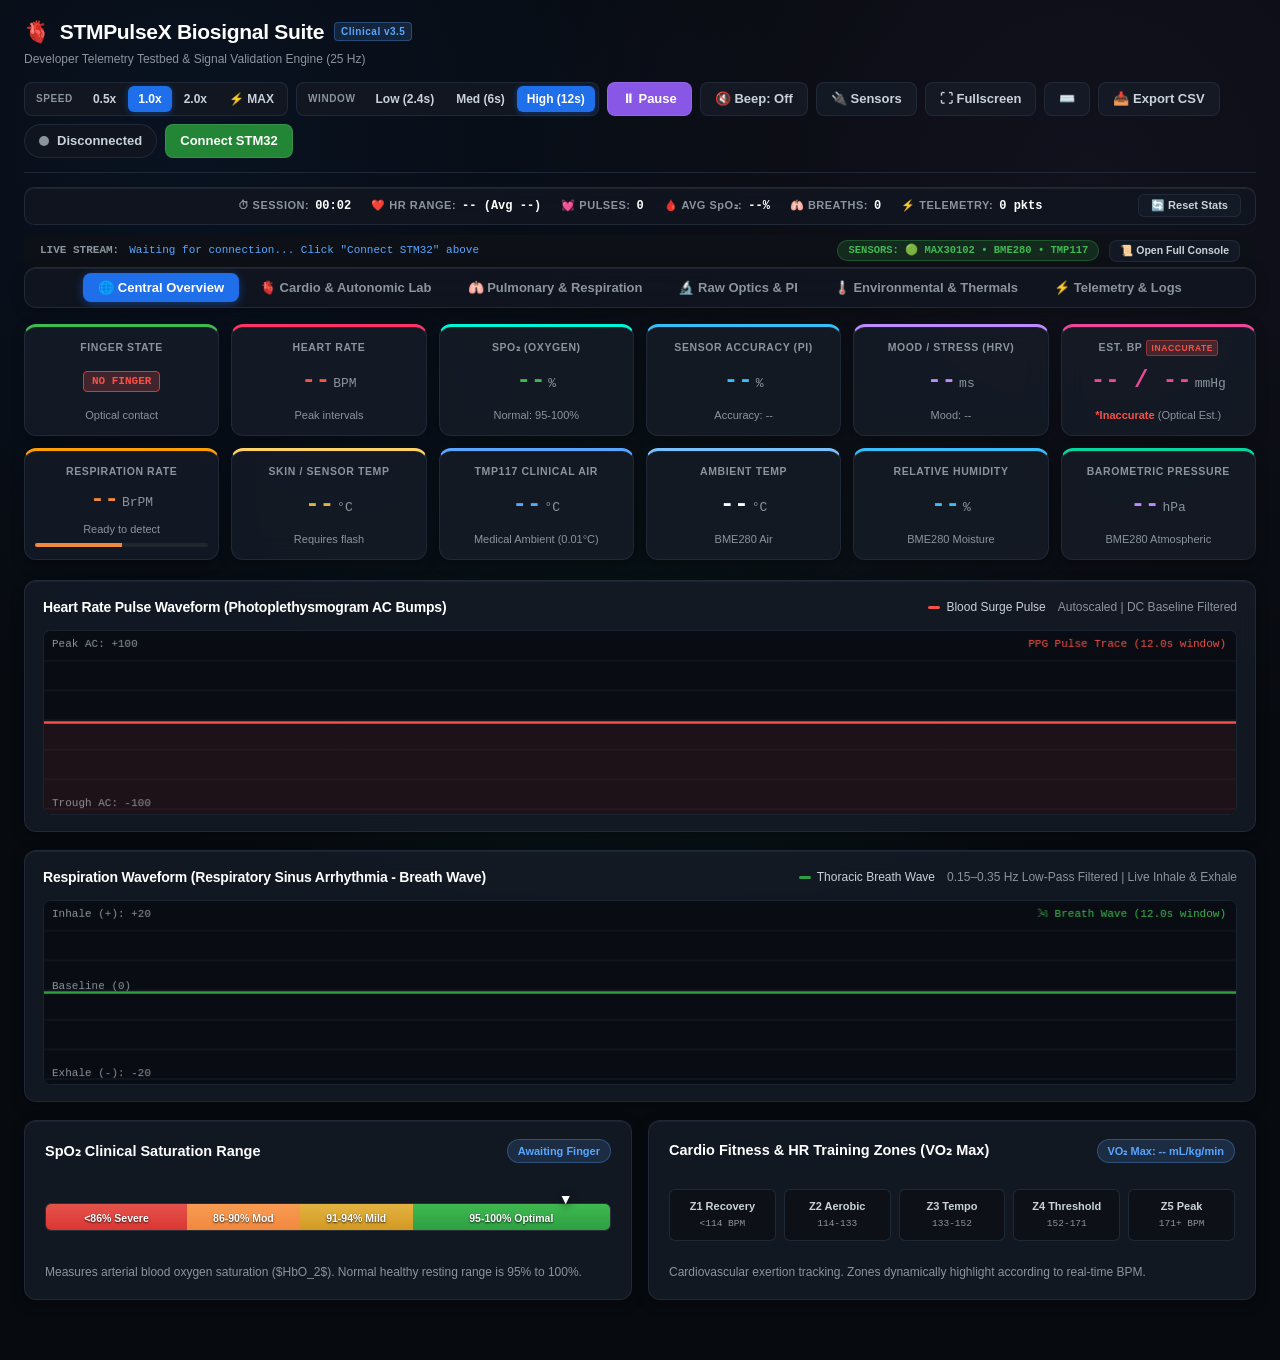
<file: STMPulseX_Debug_Web/dashboard.html>
<!DOCTYPE html>
<html lang="en">
<head>
  <meta charset="UTF-8">
  <meta name="viewport" content="width=device-width, initial-scale=1.0">
  <title>STMPulseX — Developer Biosignal Suite & Diagnostic Testbed</title>
  <link rel="stylesheet" href="css/main.css?v=4.1">
  <link rel="stylesheet" href="css/components.css?v=4.1">
</head>
<body>

  <!-- Top Header & Global Controls Toolbar -->
  <header>
    <div class="brand-wrap">
      <h1><span class="brand-icon">🫀</span> STMPulseX Biosignal Suite <span class="brand-badge">Clinical v3.5</span></h1>
      <p>Developer Telemetry Testbed &amp; Signal Validation Engine (25 Hz)</p>
    </div>

    <div class="toolbar">
      <div class="segmented-control">
        <span class="segmented-label">SPEED</span>
        <button class="btn btn-secondary" id="speedSlowBtn" onclick="setSpeed(0.5)">0.5x</button>
        <button class="btn btn-secondary active" id="speedNormalBtn" onclick="setSpeed(1.0)">1.0x</button>
        <button class="btn btn-secondary" id="speedFastBtn" onclick="setSpeed(2.0)">2.0x</button>
        <button class="btn btn-secondary" id="speedMaxBtn" onclick="setSpeed('max')" title="Real-time Max Speed (~1 sec sweep)">⚡ MAX</button>
      </div>

      <div class="segmented-control">
        <span class="segmented-label">WINDOW</span>
        <button class="btn btn-secondary" id="winLowBtn" onclick="setWindow('low')" title="Low / Zoomed (60 samples ~2.4s) — High sensitivity">Low (2.4s)</button>
        <button class="btn btn-secondary" id="winMedBtn" onclick="setWindow('med')" title="Medium (150 samples ~6s) — Balanced physiological view">Med (6s)</button>
        <button class="btn btn-secondary active" id="winHighBtn" onclick="setWindow('high')" title="High (300 samples ~12s) — Wide baseline tracking">High (12s)</button>
      </div>

      <button class="btn btn-pause" id="pauseBtn" onclick="togglePause()">⏸ Pause</button>
      <button class="btn btn-secondary" id="audioBtn" onclick="toggleAudio()" title="Toggle clinical pulse audio beep (HotKey: M)">🔇 Beep: Off</button>
      <button class="btn btn-secondary" id="topoBtn" onclick="openTopologyModal()" title="View STM32 hardware I2C sensor topology">🔌 Sensors</button>
      <button class="btn btn-secondary" id="fullscreenBtn" onclick="toggleFullscreen()" title="Toggle full-screen ICU bedside monitor (HotKey: F)">⛶ Fullscreen</button>
      <button class="btn btn-secondary" id="shortcutsBtn" onclick="openShortcutsModal()" title="Keyboard shortcuts cheat sheet (HotKey: ?)">⌨️</button>
      <button class="btn btn-secondary" id="csvBtn" onclick="exportCSV()" title="Download session telemetry data as CSV (HotKey: E)">📥 Export CSV</button>

      <div class="status-badge">
        <span class="dot" id="statusDot"></span>
        <span id="statusText">Disconnected</span>
      </div>
      <button class="btn" id="connectBtn">Connect STM32</button>
    </div>
  </header>

  <!-- Live Session Statistics Banner -->
  <div class="session-stats-bar">
    <div class="stat-item"><span class="stat-label">⏱ SESSION:</span> <span class="stat-val" id="statElapsed">00:00</span></div>
    <div class="stat-item"><span class="stat-label">❤️ HR RANGE:</span> <span class="stat-val" id="statHRRange">-- (Avg --)</span></div>
    <div class="stat-item"><span class="stat-label">💓 PULSES:</span> <span class="stat-val" id="statBeats">0</span></div>
    <div class="stat-item"><span class="stat-label">🩸 AVG SpO₂:</span> <span class="stat-val" id="statAvgSpO2">--%</span></div>
    <div class="stat-item"><span class="stat-label">🫁 BREATHS:</span> <span class="stat-val" id="statBreaths">0</span></div>
    <div class="stat-item"><span class="stat-label">⚡ TELEMETRY:</span> <span class="stat-val" id="statPackets">0 pkts</span></div>
    <button class="btn-stat-reset" onclick="resetSessionStats()" title="Reset session counters">🔄 Reset Stats</button>
  </div>

  <!-- Live Diagnostic & Log Stream Ticker Bar -->
  <div class="mini-ticker-bar" style="background: #0d1117; border-bottom: 1px solid var(--border-color); padding: 5px 16px; display: flex; align-items: center; justify-content: space-between; font-size: 11px; font-family: ui-monospace, SFMono-Regular, Menlo, Monaco, Consolas, monospace;">
    <div style="display: flex; align-items: center; gap: 10px; overflow: hidden; white-space: nowrap; flex: 1; margin-right: 12px;">
      <span style="color: var(--text-dim); font-weight: 700; flex-shrink: 0;">LIVE STREAM:</span>
      <span id="miniLogText" style="color: #58a6ff; overflow: hidden; text-overflow: ellipsis; white-space: nowrap;">Waiting for connection... Click "Connect STM32" above</span>
    </div>
    <div style="display: flex; align-items: center; gap: 10px; flex-shrink: 0;">
      <span id="sensorHealthBadge" style="padding: 2px 10px; border-radius: 12px; font-size: 10.5px; font-weight: 700; background: rgba(63, 185, 80, 0.15); color: #3fb950; border: 1px solid rgba(63, 185, 80, 0.3);">SENSORS: 🟢 MAX30102 • BME280 • TMP117</span>
      <button class="btn btn-secondary" style="padding: 2px 10px; font-size: 10.5px; height: 22px;" onclick="switchTab('tab-telemetry')">📜 Open Full Console</button>
    </div>
  </div>

  <!-- Primary Navigation Tabs -->
  <nav class="tab-nav">
    <button class="tab-btn active" data-tab="tab-overview">🌐 Central Overview</button>
    <button class="tab-btn" data-tab="tab-cardio">🫀 Cardio &amp; Autonomic Lab</button>
    <button class="tab-btn" data-tab="tab-respiration">🫁 Pulmonary &amp; Respiration</button>
    <button class="tab-btn" data-tab="tab-optics">🔬 Raw Optics &amp; PI</button>
    <button class="tab-btn" data-tab="tab-environment">🌡️ Environmental &amp; Thermals</button>
    <button class="tab-btn" data-tab="tab-telemetry">⚡ Telemetry &amp; Logs</button>
  </nav>

  <!-- Main Container -->
  <main class="tab-content">

    <!-- ==================== TAB 1: CENTRAL OVERVIEW ==================== -->
    <section class="tab-pane active" id="tab-overview">
            <!-- 12 Metric Symmetric Grid (Strictly 2 Rows x 6 Columns) -->
      <div class="grid">
        <!-- Row 1: Primary Vitals & Hemodynamics -->
        <div class="card card-finger">
          <div class="label">Finger State</div>
          <div class="value" id="valFinger"><span class="finger-indicator finger-no">NO FINGER</span></div>
          <div class="subtext" id="subFinger">Optical contact</div>
        </div>
        <div class="card card-hr">
          <div class="label">Heart Rate</div>
          <div class="value" style="color: #f85149;"><span id="valBPM">--</span> <span class="unit">BPM</span></div>
          <div class="subtext" id="subBPM">Peak intervals</div>
        </div>
        <div class="card card-spo2">
          <div class="label">SpO₂ (Oxygen)</div>
          <div class="value" style="color: #3fb950;"><span id="valSpO2">--</span> <span class="unit">%</span></div>
          <div class="subtext" id="subSpO2">Normal: 95-100%</div>
        </div>
        <div class="card card-pi">
          <div class="label">Sensor Accuracy (PI)</div>
          <div class="value" style="color: var(--cyan);"><span id="valPI">--</span> <span class="unit">%</span></div>
          <div class="subtext" id="subPI">Accuracy: --</div>
        </div>
        <div class="card card-hrv">
          <div class="label">Mood / Stress (HRV)</div>
          <div class="value" style="color: var(--purple);"><span id="valHRV">--</span> <span class="unit">ms</span></div>
          <div class="subtext" id="subHRV">Mood: --</div>
        </div>
        <div class="card card-bp" title="Estimated Cuffless Blood Pressure based on PPG pulse wave analysis. Inaccurate estimate — not a clinical cuff reading.">
          <div class="label" style="display: flex; align-items: center; justify-content: center; gap: 4px;">
            Est. BP <span style="font-size: 8.5px; padding: 1px 4px; border-radius: 3px; background: rgba(248, 81, 73, 0.22); color: #f85149; font-weight: 700; border: 1px solid rgba(248, 81, 73, 0.4);">INACCURATE</span>
          </div>
          <div class="value" style="color: #ec4899;"><span id="valBP">-- / --</span> <span class="unit">mmHg</span></div>
          <div class="subtext" id="subBP"><span style="color: #f85149; font-weight: 700;">*Inaccurate</span> (Optical Est.)</div>
        </div>

        <!-- Row 2: Pulmonary, Thermals, Atmosphere & Sleep -->
        <div class="card card-resp">
          <div class="label">Respiration Rate</div>
          <div class="value" style="color: var(--orange);"><span id="valResp">--</span> <span class="unit">BrPM</span></div>
          <div class="subtext" id="subResp">Ready to detect</div>
          <div class="breath-bar-track">
            <div id="breathBar" class="breath-bar-fill"></div>
          </div>
        </div>
        <div class="card card-skintemp">
          <div class="label">Skin / Sensor Temp</div>
          <div class="value" style="color: #e3b341;"><span id="valSkinTemp">--</span> <span class="unit">°C</span></div>
          <div class="subtext" id="subSkinTemp">Requires flash</div>
        </div>
        <div class="card card-tmp117">
          <div class="label">TMP117 Clinical Air</div>
          <div class="value" style="color: #58a6ff;"><span id="valTmp117">--</span> <span class="unit">°C</span></div>
          <div class="subtext">Medical Ambient (0.01°C)</div>
        </div>
        <div class="card card-temp">
          <div class="label">Ambient Temp</div>
          <div class="value"><span id="valTemp">--</span> <span class="unit">°C</span></div>
          <div class="subtext">BME280 Air</div>
        </div>
        <div class="card card-hum">
          <div class="label">Relative Humidity</div>
          <div class="value" style="color: #38bdf8;"><span id="valHum">--</span> <span class="unit">%</span></div>
          <div class="subtext" id="subHumStatus">BME280 Moisture</div>
        </div>
        <div class="card card-press">
          <div class="label">Barometric Pressure</div>
          <div class="value" style="color: #bc8cff;"><span id="valPress">--</span> <span class="unit">hPa</span></div>
          <div class="subtext" id="subPress">BME280 Atmospheric</div>
        </div>
      </div>

      <!-- Real-Time Waveform 1: PPG Pulse -->
      <div class="chart-container">
        <div class="chart-header">
          <div class="chart-title">Heart Rate Pulse Waveform (Photoplethysmogram AC Bumps)</div>
          <div class="legend">
            <div class="legend-item"><span class="legend-color" style="background: #f85149;"></span> Blood Surge Pulse</div>
            <div style="color: var(--text-dim);">Autoscaled | DC Baseline Filtered</div>
          </div>
        </div>
        <div class="canvas-wrap">
          <canvas id="ppgCanvas" width="900" height="180"></canvas>
          <div class="pause-overlay">PAUSED</div>
        </div>
      </div>

      <!-- Real-Time Waveform 2: Respiration Waveform -->
      <div class="chart-container">
        <div class="chart-header">
          <div class="chart-title">Respiration Waveform (Respiratory Sinus Arrhythmia - Breath Wave)</div>
          <div class="legend">
            <div class="legend-item"><span class="legend-color" style="background: #2ea043;"></span> Thoracic Breath Wave</div>
            <div style="color: var(--text-dim);">0.15–0.35 Hz Low-Pass Filtered | Live Inhale &amp; Exhale</div>
          </div>
        </div>
        <div class="canvas-wrap">
          <canvas id="respCanvas" width="900" height="170"></canvas>
          <div class="pause-overlay">PAUSED</div>
        </div>
      </div>

      <!-- Advanced Widgets: SpO2 Gauge & VO2 Max Zones -->
      <div class="analysis-panel">
        <div class="widget-card">
          <div class="widget-header">
            <div class="widget-title">SpO₂ Clinical Saturation Range</div>
            <div class="widget-badge" id="spo2Badge">Awaiting Finger</div>
          </div>
          <div class="meter-bar-container">
            <div class="meter-bar">
              <div class="meter-seg seg-severe"><span>&lt;86% Severe</span></div>
              <div class="meter-seg seg-mod"><span>86-90% Mod</span></div>
              <div class="meter-seg seg-mild"><span>91-94% Mild</span></div>
              <div class="meter-seg seg-optimal"><span>95-100% Optimal</span></div>
            </div>
            <div class="meter-needle" id="spo2Needle" style="left: 92%;">▼</div>
          </div>
          <div class="widget-desc" id="spo2Desc">Measures arterial blood oxygen saturation ($HbO_2$). Normal healthy resting range is 95% to 100%.</div>
        </div>

        <div class="widget-card">
          <div class="widget-header">
            <div class="widget-title">Cardio Fitness &amp; HR Training Zones (VO₂ Max)</div>
            <div class="widget-badge" id="vo2Badge">VO₂ Max: -- mL/kg/min</div>
          </div>
          <div class="zones-container">
            <div class="zone-box zone-1" id="zoneBox1">
              <div class="zone-name">Z1 Recovery</div>
              <div class="zone-range">&lt;114 BPM</div>
            </div>
            <div class="zone-box zone-2" id="zoneBox2">
              <div class="zone-name">Z2 Aerobic</div>
              <div class="zone-range">114-133</div>
            </div>
            <div class="zone-box zone-3" id="zoneBox3">
              <div class="zone-name">Z3 Tempo</div>
              <div class="zone-range">133-152</div>
            </div>
            <div class="zone-box zone-4" id="zoneBox4">
              <div class="zone-name">Z4 Threshold</div>
              <div class="zone-range">152-171</div>
            </div>
            <div class="zone-box zone-5" id="zoneBox5">
              <div class="zone-name">Z5 Peak</div>
              <div class="zone-range">171+ BPM</div>
            </div>
          </div>
          <div class="widget-desc" id="zoneDesc">Cardiovascular exertion tracking. Zones dynamically highlight according to real-time BPM.</div>
        </div>
      </div>
    </section>

    <!-- ==================== TAB 2: CARDIO LAB ==================== -->
    <section class="tab-pane" id="tab-cardio">
      <div class="chart-container">
        <div class="chart-header">
          <div class="chart-title">Photoplethysmogram (High-Resolution AC Blood Surge Pulse)</div>
          <div class="legend">
            <div class="legend-item"><span class="legend-color" style="background: #f85149;"></span> Systolic Peaks &amp; Dicrotic Notch</div>
          </div>
        </div>
        <div class="canvas-wrap">
          <canvas id="cardioPPGCanvas" width="900" height="190"></canvas>
          <div class="pause-overlay">PAUSED</div>
        </div>
      </div>

      <div class="chart-container">
        <div class="chart-header">
          <div class="chart-title">60-Second Physiological Trend Line (Autonomic Recovery &amp; Saturation History)</div>
          <div class="legend">
            <div class="legend-item"><span class="legend-color" style="background: #f85149;"></span> Heart Rate (40–160 BPM)</div>
            <div class="legend-item"><span class="legend-color" style="background: #3fb950;"></span> SpO₂ (80–100%)</div>
            <div style="color: var(--text-dim);">1 Hz Rolling Window | 60-Sec History</div>
          </div>
        </div>
        <div class="canvas-wrap">
          <canvas id="trendCanvas" width="900" height="170"></canvas>
          <div class="pause-overlay">PAUSED</div>
        </div>
      </div>
    
      <div class="analysis-panel" style="margin-top: 16px;">
        <div class="widget-card">
          <div class="widget-header">
            <div class="widget-title">Experimental Cuffless Blood Pressure (PWA Estimation)</div>
            <div class="widget-badge" style="background: rgba(248, 81, 73, 0.2); color: #f85149; border-color: rgba(248, 81, 73, 0.4);">
              ⚠️ INACCURATE / ESTIMATE ONLY
            </div>
          </div>
          <div style="display: flex; align-items: center; justify-content: space-around; margin: 14px 0; padding: 12px; background: rgba(22, 29, 40, 0.6); border-radius: 8px; border: 1px solid var(--border);">
            <div style="text-align: center;">
              <div style="font-size: 11px; color: var(--text-dim); text-transform: uppercase;">Estimated Systolic</div>
              <div style="font-size: 28px; font-weight: 800; font-family: var(--font-mono); color: #ec4899;" id="labSystolic">--</div>
              <div style="font-size: 11px; color: var(--text-dim);">mmHg</div>
            </div>
            <div style="font-size: 24px; color: var(--text-dim); font-weight: 300;">/</div>
            <div style="text-align: center;">
              <div style="font-size: 11px; color: var(--text-dim); text-transform: uppercase;">Estimated Diastolic</div>
              <div style="font-size: 28px; font-weight: 800; font-family: var(--font-mono); color: #ec4899;" id="labDiastolic">--</div>
              <div style="font-size: 11px; color: var(--text-dim);">mmHg</div>
            </div>
            <div style="text-align: center; border-left: 1px solid var(--border); padding-left: 16px;">
              <div style="font-size: 11px; color: var(--text-dim); text-transform: uppercase;">AHA/ACC Classification</div>
              <div style="font-size: 15px; font-weight: 700; margin-top: 4px;" id="labBPClass">--</div>
              <div style="font-size: 11px; color: var(--text-dim);" id="labBPStatus">Awaiting finger</div>
            </div>
          </div>
          <div class="widget-desc" style="font-size: 11px; color: var(--text-dim); line-height: 1.45;">
            ⚠️ <strong>Medical Disclaimer</strong>: This is an uncalibrated algorithmic surrogate estimated from single-channel PPG pulse rise time and heart rate. It is <strong>NOT</strong> an FDA-cleared diagnostic blood pressure reading and must <strong>NOT</strong> be used for clinical decisions. Standard inflatable arm cuff calibration is mandatory for true clinical accuracy.
          </div>
        </div>
      </div>
    </section>

    <!-- ==================== TAB 3: RESPIRATION LAB ==================== -->
    <section class="tab-pane" id="tab-respiration">
      <div class="chart-container">
        <div class="chart-header">
          <div class="chart-title">Respiration Waveform (Respiratory Sinus Arrhythmia - 0.15–0.35 Hz)</div>
          <div class="legend">
            <div class="legend-item"><span class="legend-color" style="background: #2ea043;"></span> Inhale Crest (+) / Exhale Trough (-)</div>
            <div style="color: var(--text-dim);">14-Sample Tuned Low-Pass Filter</div>
          </div>
        </div>
        <div class="canvas-wrap">
          <canvas id="respLabCanvas" width="900" height="200"></canvas>
          <div class="pause-overlay">PAUSED</div>
        </div>
      </div>

      <div class="widget-card" style="margin-bottom: 18px;">
        <div class="widget-header">
          <div class="widget-title">Respiratory Dynamics &amp; Testing Guide</div>
          <div class="widget-badge" style="background: rgba(46, 160, 67, 0.2); color: #3fb950; border-color: #2ea043;">Tuned for 5 to 54 BrPM</div>
        </div>
        <div style="font-size: 13px; color: var(--text); line-height: 1.6;">
          <p><strong>• Rapid Breathing / Hyperventilation:</strong> Breathe rapidly (panting). Notice the green sine wave tighten into fast oscillations (up to ~54 BrPM / 1.1s cycle) without being drowned out by the 1.2 Hz heartbeat pulse.</p>
          <p style="margin-top: 6px;"><strong>• Slow Meditative / Pranayama Breathing:</strong> Take deep, slow breaths. Notice the wave smoothly stretch wide across the screen (down to ~5 BrPM / 12s cycle).</p>
          <p style="margin-top: 6px;"><strong>• Breath-Holding / Apnea:</strong> Hold your breath for &gt;5.5 seconds. Notice the wave settle completely flat along the center dashed zero-baseline with status <code>Holding breath / Steady</code>.</p>
        </div>
      </div>
    </section>

    <!-- ==================== TAB 4: RAW OPTICS & PI ==================== -->
    <section class="tab-pane" id="tab-optics">
      <div class="chart-container">
        <div class="chart-header">
          <div class="chart-title">Raw Infrared Channel (880 nm Photodiode ADC Counts)</div>
          <div class="legend">
            <div class="legend-item"><span class="legend-color" style="background: var(--cyan);"></span> IR Channel (Cyan)</div>
            <div style="color: var(--text-dim);">Dynamic Autoscaled (Min/Max Centered)</div>
          </div>
        </div>
        <div class="canvas-wrap">
          <canvas id="rawIRCanvas" width="900" height="180"></canvas>
          <div class="pause-overlay">PAUSED</div>
        </div>
      </div>

      <div class="chart-container">
        <div class="chart-header">
          <div class="chart-title">Raw Red Channel (660 nm LED Photodiode ADC Counts)</div>
          <div class="legend">
            <div class="legend-item"><span class="legend-color" style="background: #fb923c;"></span> Red Channel (Orange)</div>
            <div style="color: var(--text-dim);">Dynamic Autoscaled (Min/Max Centered)</div>
          </div>
        </div>
        <div class="canvas-wrap">
          <canvas id="rawRedCanvas" width="900" height="180"></canvas>
          <div class="pause-overlay">PAUSED</div>
        </div>
      </div>
<div class="chart-container">
        <div class="chart-header">
          <div class="chart-title">Differential Optical Channel (&Delta; = IR &minus; Red Photodiode Counts)</div>
          <div class="legend">
            <div class="legend-item"><span class="legend-color" style="background: var(--purple);"></span> Optical Delta &Delta; (Purple)</div>
            <div style="color: var(--text-dim);">Dynamic Autoscaled (Differential Absorption)</div>
          </div>
        </div>
        <div class="canvas-wrap">
          <canvas id="rawDiffCanvas" width="900" height="180"></canvas>
          <div class="pause-overlay">PAUSED</div>
        </div>
      </div>
    </section>

        

    <!-- ==================== TAB 5: ENVIRONMENTAL & THERMALS ==================== -->
    <section class="tab-pane" id="tab-environment">
      <div class="analysis-panel">
        <div class="widget-card">
          <div class="widget-header">
            <div class="widget-title">TMP117 Clinical Ambient Sensor (0.01°C)</div>
            <div class="widget-badge" style="background: rgba(88, 166, 255, 0.15); color: #58a6ff; border-color: rgba(88, 166, 255, 0.3);">High Precision</div>
          </div>
          <div style="margin: 14px 0; font-size: 14px; line-height: 1.6;">
            <p><strong>TMP117 Environment Temp:</strong> <span id="envTmp117Val" style="color: #58a6ff; font-weight: 700;">-- °C</span></p>
            <p style="margin-top: 6px;"><strong>Core/Peripheral Gradient (ΔT):</strong> <span id="envTmpGradientVal" style="color: #3fb950; font-weight: 700;">-- °C</span></p>
          </div>
          <div class="widget-desc">Texas Instruments TMP117 16-bit clinical-grade digital temperature sensor (±0.1°C accuracy across human body range).</div>
        </div>
        <div class="widget-card">
          <div class="widget-header">
            <div class="widget-title">Thermal Comparison &amp; Peripheral Gradient (ΔT)</div>
            <div class="widget-badge">Vasomotor Tone</div>
          </div>
          <div style="margin: 14px 0; font-size: 14px; line-height: 1.6;">
            <p><strong>Skin / Die Temperature:</strong> <span id="envSkinVal" style="color: #e3b341; font-weight: 700;">-- °C</span> (MAX30102 Die)</p>
            <p style="margin-top: 6px;"><strong>Ambient Air Temperature:</strong> <span id="envAirVal" style="font-weight: 700;">-- °C</span> (BME280)</p>
            <p style="margin-top: 8px; font-size: 15px;"><strong>Thermal Gradient (ΔT):</strong> <span id="envGradientVal" style="color: #3fb950; font-weight: 700;">-- °C</span></p>
          </div>
          <div class="widget-desc">A positive gradient (Skin &gt; Air by 3–8°C) confirms healthy peripheral circulation. A low or negative gradient indicates peripheral vasoconstriction or cold extremities.</div>
        </div>

        <div class="widget-card">
          <div class="widget-header">
            <div class="widget-title">Atmospheric &amp; Barometric Conditions</div>
            <div class="widget-badge">Bosch BME280</div>
          </div>
          <div style="margin: 14px 0; font-size: 14px; line-height: 1.6;">
            <p><strong>Barometric Pressure:</strong> <span id="envPressVal" style="font-weight: 700;">-- hPa</span></p>
            <p style="margin-top: 6px;"><strong>Relative Humidity:</strong> <span id="envHumVal" style="font-weight: 700;">-- %</span></p>
          </div>
          <div class="widget-desc">64-bit precision temperature, humidity, and barometric atmospheric pressure compensation.</div>
        </div>
      </div>
    </section>

    <!-- ==================== TAB 6: TELEMETRY & LOGS ==================== -->
    <section class="tab-pane" id="tab-telemetry">
      <div class="chart-header">
        <div class="chart-title" style="font-size: 13px;">Raw 25 Hz USB Serial Telemetry Stream</div>
        <div style="display: flex; align-items: center; gap: 8px;">
          <button class="btn btn-secondary" onclick="copyAllLogs()">📋 Copy All Logs</button>
          <button class="btn btn-secondary" onclick="copyLast100Logs()">📋 Copy Last 100 Lines</button>
          <button class="btn btn-secondary" onclick="clearLogs()">🗑 Clear</button>
          <button class="btn btn-secondary" onclick="exportCSV()">📥 Export CSV</button>
          <span class="toast" id="copyToast">✔ Copied!</span>
        </div>
      </div>
      <div class="log-box" id="logBox">Waiting for connection... Close PuTTY or serial monitors, then click "Connect STM32" above.</div>
    </section>

  </main>

  
  <!-- Hardware Bus Topology & Diagnostics Modal -->
  <div class="modal-overlay" id="topologyModal">
    <div class="modal-dialog">
      <div class="modal-header">
        <h3>🔌 STM32 Hardware Bus Topology (I2C1)</h3>
        <button class="modal-close" onclick="closeTopologyModal()">&times;</button>
      </div>
      <p style="font-size: 12.5px; color: var(--text-dim); margin-bottom: 16px;">
        All digital sensors share physical bus <strong>hi2c1</strong> on pins <strong>PB6 (SCL)</strong> &amp; <strong>PB7 (SDA)</strong> with standard 100 kHz clocking.
      </p>
      <table class="topology-table">
        <thead>
          <tr>
            <th>Device</th>
            <th>Address</th>
            <th>Function</th>
            <th>Sample Rate</th>
            <th>Status</th>
          </tr>
        </thead>
        <tbody>
          <tr>
            <td><strong>TMP117</strong></td>
            <td><code>0x48</code></td>
            <td>Clinical Ambient Temp (&plusmn;0.1&deg;C)</td>
            <td>1 Hz / 25 Hz</td>
            <td><span class="sensor-dot sensor-online"></span><strong style="color: #3fb950;">ONLINE</strong></td>
          </tr>
          <tr>
            <td><strong>MAX30102</strong></td>
            <td><code>0x57</code></td>
            <td>PPG Optical Heart Rate &amp; SpO&sub2;</td>
            <td>100 Hz / 25 Hz</td>
            <td><span class="sensor-dot sensor-online"></span><strong style="color: #3fb950;">ONLINE</strong></td>
          </tr>
          <tr>
            <td><strong>BME280</strong></td>
            <td><code>0x76</code></td>
            <td>Pressure, Humidity, Temperature</td>
            <td>1 Hz / 25 Hz</td>
            <td><span class="sensor-dot sensor-online"></span><strong style="color: #3fb950;">ONLINE</strong></td>
          </tr>
          <tr>
            <td><strong>MPU6050</strong></td>
            <td><code>0x68 / 0x69</code></td>
            <td>6-Axis IMU Actigraphy &amp; Sleep</td>
            <td><span class="status-badge" style="background: rgba(139, 148, 158, 0.15); color: #8b949e; border: 1px solid rgba(139, 148, 158, 0.3);">DISABLED</span></td>
            <td>Unpopulated / Disabled</td>
          </tr>
        </tbody>
      </table>
      <div style="margin-top: 18px; padding: 12px; border-radius: 8px; background: rgba(88, 166, 255, 0.08); border: 1px solid rgba(88, 166, 255, 0.2); font-size: 11.5px; color: var(--text);">
        &#9889; <strong>Telemetry Protocol:</strong> STM32 USB CDC Virtual COM Port @ 115200 baud streaming 25 samples/sec deterministic packet framing.
      </div>
    </div>
  </div>

  <!-- Keyboard Shortcuts Modal -->
  <div class="modal-overlay" id="shortcutsModal">
    <div class="modal-dialog">
      <div class="modal-header">
        <h3>⌨️ Keyboard Shortcuts</h3>
        <button class="modal-close" onclick="closeShortcutsModal()">&times;</button>
      </div>
      <div style="display: flex; flex-direction: column; gap: 4px;">
        <div class="shortcut-row"><span>Pause / Resume Waveforms</span><span class="kbd-key">Space</span></div>
        <div class="shortcut-row"><span>Jump to Central Overview</span><span class="kbd-key">1</span></div>
        <div class="shortcut-row"><span>Jump to Cardio &amp; Autonomic Lab</span><span class="kbd-key">2</span></div>
        <div class="shortcut-row"><span>Jump to Pulmonary &amp; Respiration</span><span class="kbd-key">3</span></div>
        <div class="shortcut-row"><span>Jump to Raw Optics &amp; PI</span><span class="kbd-key">4</span></div>
        <div class="shortcut-row"><span>Jump to Environmental &amp; Thermals</span><span class="kbd-key">5</span></div>
        <div class="shortcut-row"><span>Jump to Telemetry &amp; Logs</span><span class="kbd-key">6</span></div>
        <div class="shortcut-row"><span>Toggle Clinical Audio Beep</span><span class="kbd-key">M</span></div>
        <div class="shortcut-row"><span>Toggle Fullscreen ICU Monitor</span><span class="kbd-key">F</span></div>
        <div class="shortcut-row"><span>Export Session CSV</span><span class="kbd-key">E</span></div>
        <div class="shortcut-row"><span>Clear Terminal Logs</span><span class="kbd-key">C</span></div>
        <div class="shortcut-row"><span>Close Dialogs</span><span class="kbd-key">Esc</span></div>
      </div>
    </div>
  </div>

  <!-- Modular Scripts -->
  <script src="js/audio.js?v=4.1"></script>
  <script src="js/export.js?v=4.1"></script>
  <script src="js/charts.js?v=4.1"></script>
  <script src="js/dsp.js?v=4.1"></script>
  <script src="js/app.js?v=4.1"></script>
</body>
</html>
</file>
<file: STMPulseX_Debug_Web/css/main.css>
:root {
  --bg: #070a0f;
  --bg-gradient: radial-gradient(circle at 15% 15%, rgba(31, 111, 235, 0.08) 0%, transparent 45%),
                 radial-gradient(circle at 85% 20%, rgba(188, 140, 255, 0.06) 0%, transparent 45%),
                 radial-gradient(circle at 50% 80%, rgba(0, 245, 212, 0.04) 0%, transparent 50%),
                 #070a0f;
  --panel-bg: rgba(17, 22, 32, 0.85);
  --card-bg: rgba(22, 29, 40, 0.78);
  --card-hover: rgba(28, 37, 52, 0.95);
  --border: rgba(35, 45, 61, 0.85);
  --border-specular: rgba(255, 255, 255, 0.07);
  --border-focus: #388bfd;
  --text: #c9d1d9;
  --text-dim: #8b949e;
  --text-bright: #ffffff;
  --accent: #58a6ff;
  --green: #2ea043;
  --green-bright: #3fb950;
  --red: #f85149;
  --red-neon: #ff3366;
  --orange: #f0883e;
  --cyan: #38bdf8;
  --cyan-neon: #00f5d4;
  --purple: #bc8cff;
  --yellow: #d29922;
  --font-main: -apple-system, BlinkMacSystemFont, "Segoe UI", Roboto, Helvetica, Arial, sans-serif;
  --font-mono: ui-monospace, SFMono-Regular, "SF Mono", Menlo, Consolas, "Liberation Mono", monospace;
}

* {
  box-sizing: border-box;
  margin: 0;
  padding: 0;
}

/* Custom Sleek Dark Scrollbar */
::-webkit-scrollbar {
  width: 8px;
  height: 8px;
}
::-webkit-scrollbar-track {
  background: var(--bg);
}
::-webkit-scrollbar-thumb {
  background: #232d3d;
  border-radius: 4px;
}
::-webkit-scrollbar-thumb:hover {
  background: #388bfd;
}

body {
  font-family: var(--font-main);
  background: var(--bg-gradient);
  background-attachment: fixed;
  color: var(--text);
  padding: 16px 24px 40px 24px;
  line-height: 1.5;
  -webkit-font-smoothing: antialiased;
  min-height: 100vh;
}

/* Header & Controls Toolbar */
header {
  display: flex;
  justify-content: space-between;
  align-items: center;
  margin-bottom: 14px;
  padding-bottom: 14px;
  border-bottom: 1px solid var(--border);
  flex-wrap: wrap;
  gap: 14px;
}

.brand-wrap h1 {
  font-size: 21px;
  font-weight: 700;
  color: var(--text-bright);
  letter-spacing: -0.3px;
  display: flex;
  align-items: center;
  gap: 10px;
}

.brand-icon {
  display: inline-flex;
  align-items: center;
  justify-content: center;
  transition: transform 0.15s ease;
}

.brand-icon.pulsing {
  animation: heartPulse 0.45s cubic-bezier(0.2, 0.8, 0.4, 1);
}

@keyframes heartPulse {
  0% { transform: scale(1); filter: drop-shadow(0 0 0 rgba(255, 51, 102, 0)); }
  35% { transform: scale(1.35); filter: drop-shadow(0 0 14px rgba(255, 51, 102, 0.9)); }
  65% { transform: scale(1.1); filter: drop-shadow(0 0 8px rgba(255, 51, 102, 0.6)); }
  100% { transform: scale(1); filter: drop-shadow(0 0 0 rgba(255, 51, 102, 0)); }
}

.brand-wrap p {
  font-size: 12px;
  color: var(--text-dim);
  margin-top: 2px;
  display: flex;
  align-items: center;
  gap: 8px;
}

.brand-badge {
  font-size: 10px;
  font-weight: 700;
  letter-spacing: 0.5px;
  padding: 1px 6px;
  border-radius: 4px;
  background: rgba(88, 166, 255, 0.15);
  color: #58a6ff;
  border: 1px solid rgba(88, 166, 255, 0.3);
}

.toolbar {
  display: flex;
  align-items: center;
  gap: 8px;
  flex-wrap: wrap;
}

/* Primary Navigation Tabs — Center Aligned Glass Pill */
.tab-nav {
  display: flex;
  justify-content: center;
  align-items: center;
  gap: 6px;
  background: var(--panel-bg);
  backdrop-filter: blur(12px);
  padding: 5px 8px;
  border-radius: 12px;
  border: 1px solid var(--border);
  box-shadow: inset 0 1px 0 var(--border-specular), 0 4px 14px rgba(0, 0, 0, 0.3);
  margin-bottom: 16px;
  overflow-x: auto;
}

.tab-btn {
  background: transparent;
  color: var(--text-dim);
  border: none;
  padding: 7px 15px;
  font-size: 13px;
  font-weight: 600;
  border-radius: 8px;
  cursor: pointer;
  transition: all 0.2s cubic-bezier(0.4, 0, 0.2, 1);
  white-space: nowrap;
  display: inline-flex;
  align-items: center;
  gap: 6px;
}

.tab-btn:hover {
  color: var(--text-bright);
  background: rgba(255, 255, 255, 0.06);
}

.tab-btn.active {
  background: #1f6feb;
  color: #fff;
  box-shadow: 0 2px 10px rgba(31, 111, 235, 0.45);
}

.tab-content {
  display: block;
}

.tab-pane {
  display: none;
  animation: fadeIn 0.2s ease-in-out;
}

.tab-pane.active {
  display: block;
}

@keyframes fadeIn {
  from { opacity: 0; transform: translateY(4px); }
  to { opacity: 1; transform: translateY(0); }
}

/* Session Statistics Banner — Center Aligned */
.session-stats-bar {
  display: flex;
  justify-content: center;
  align-items: center;
  gap: 20px;
  background: var(--panel-bg);
  backdrop-filter: blur(12px);
  border: 1px solid var(--border);
  box-shadow: inset 0 1px 0 var(--border-specular);
  border-radius: 10px;
  padding: 9px 18px;
  margin-bottom: 10px;
  font-size: 12px;
  flex-wrap: wrap;
  position: relative;
}

.stat-item {
  display: inline-flex;
  gap: 6px;
  align-items: center;
}

.stat-label {
  color: var(--text-dim);
  font-weight: 600;
  letter-spacing: 0.5px;
  font-size: 11px;
}

.stat-val {
  color: var(--text-bright);
  font-family: var(--font-mono);
  font-weight: 700;
}

.btn-stat-reset {
  margin-left: auto;
  background: var(--card-bg);
  border: 1px solid var(--border);
  color: var(--text);
  border-radius: 6px;
  padding: 4px 12px;
  font-size: 11px;
  font-weight: 600;
  cursor: pointer;
  transition: all 0.15s ease;
}

.btn-stat-reset:hover {
  background: var(--card-hover);
  color: #fff;
  border-color: var(--border-focus);
}

@media (min-width: 1100px) {
  .btn-stat-reset {
    position: absolute;
    right: 14px;
    margin-left: 0;
  }
}

/* Modal Dialog Styles */
.modal-overlay {
  position: fixed;
  top: 0;
  left: 0;
  right: 0;
  bottom: 0;
  background: rgba(0, 0, 0, 0.75);
  backdrop-filter: blur(8px);
  display: flex;
  align-items: center;
  justify-content: center;
  z-index: 1000;
  opacity: 0;
  pointer-events: none;
  transition: opacity 0.2s ease;
}

.modal-overlay.open {
  opacity: 1;
  pointer-events: auto;
}

.modal-dialog {
  background: #111620;
  border: 1px solid #30363d;
  box-shadow: 0 12px 40px rgba(0, 0, 0, 0.65), inset 0 1px 0 rgba(255, 255, 255, 0.08);
  border-radius: 14px;
  width: 90%;
  max-width: 620px;
  max-height: 85vh;
  overflow-y: auto;
  padding: 24px;
  transform: translateY(12px) scale(0.98);
  transition: transform 0.2s cubic-bezier(0.4, 0, 0.2, 1);
}

.modal-overlay.open .modal-dialog {
  transform: translateY(0) scale(1);
}

.modal-header {
  display: flex;
  justify-content: space-between;
  align-items: center;
  margin-bottom: 16px;
  padding-bottom: 12px;
  border-bottom: 1px solid var(--border);
}

.modal-header h3 {
  font-size: 16px;
  font-weight: 700;
  color: var(--text-bright);
  display: flex;
  align-items: center;
  gap: 8px;
}

.modal-close {
  background: transparent;
  border: none;
  color: var(--text-dim);
  font-size: 20px;
  cursor: pointer;
  padding: 4px;
  line-height: 1;
  border-radius: 4px;
}

.modal-close:hover {
  color: var(--text-bright);
  background: rgba(255, 255, 255, 0.1);
}

/* Fullscreen Clinical Monitor Mode */
body.fullscreen-mode {
  padding: 10px 14px;
}
body.fullscreen-mode header {
  padding-bottom: 8px;
  margin-bottom: 8px;
}
body.fullscreen-mode .brand-wrap p,
body.fullscreen-mode .mini-ticker-bar {
  display: none;
}
body.fullscreen-mode .chart-container {
  margin-bottom: 10px;
}
body.fullscreen-mode canvas {
  height: 240px;
}
</file>
<file: STMPulseX_Debug_Web/css/components.css>
/* Controls & Buttons */
.btn {
  background: #238636;
  color: #fff;
  border: 1px solid rgba(240, 246, 252, 0.1);
  height: 34px;
  padding: 0 14px;
  border-radius: 8px;
  font-size: 13px;
  font-weight: 600;
  cursor: pointer;
  transition: all 0.2s cubic-bezier(0.4, 0, 0.2, 1);
  display: inline-flex;
  align-items: center;
  justify-content: center;
  gap: 6px;
  user-select: none;
  box-sizing: border-box;
}
.btn:hover {
  background: #2ea043;
  box-shadow: 0 2px 10px rgba(46, 160, 67, 0.4);
}
.btn:active { transform: scale(0.97); }
.btn.disconnect { background: #da3633; }
.btn.disconnect:hover {
  background: #f85149;
  box-shadow: 0 2px 10px rgba(248, 81, 73, 0.4);
}

.btn-secondary {
  background: var(--card-bg);
  color: var(--text);
  border: 1px solid var(--border);
}
.btn-secondary:hover { background: var(--card-hover); color: #fff; border-color: rgba(255, 255, 255, 0.15); }
.btn-secondary.active {
  background: #1f6feb;
  border-color: #388bfd;
  color: #fff;
  box-shadow: 0 1px 8px rgba(31, 111, 235, 0.45);
}

.btn-pause {
  background: #8957e5;
  color: #fff;
}
.btn-pause:hover { background: #9e6cf7; box-shadow: 0 2px 10px rgba(137, 87, 229, 0.4); }
.btn-pause.paused {
  background: #d29922;
  color: #000;
}
.btn-pause.paused:hover { background: #e3b341; }

/* Unified Segmented Controls */
.segmented-control {
  display: inline-flex;
  gap: 2px;
  align-items: center;
  background: #111620;
  height: 34px;
  padding: 3px;
  border-radius: 8px;
  border: 1px solid var(--border);
  box-sizing: border-box;
}
.segmented-label {
  font-size: 10px;
  font-weight: 700;
  letter-spacing: 0.6px;
  color: var(--text-dim);
  padding: 0 8px;
  text-transform: uppercase;
  user-select: none;
  line-height: 26px;
}
.segmented-control .btn-secondary {
  height: 26px;
  line-height: 26px;
  padding: 0 10px;
  font-size: 12px;
  font-weight: 600;
  border-radius: 6px;
  border: none;
  background: transparent;
  color: var(--text);
  box-shadow: none;
}
.segmented-control .btn-secondary:hover {
  background: rgba(255, 255, 255, 0.08);
  color: var(--text-bright);
}
.segmented-control .btn-secondary.active {
  background: #1f6feb;
  color: #fff;
  box-shadow: 0 1px 6px rgba(31, 111, 235, 0.4);
}

.status-badge {
  display: inline-flex;
  align-items: center;
  gap: 8px;
  height: 34px;
  padding: 0 14px;
  border-radius: 20px;
  font-size: 13px;
  font-weight: 600;
  background: var(--panel-bg);
  border: 1px solid var(--border);
  box-sizing: border-box;
}
.dot {
  width: 10px;
  height: 10px;
  border-radius: 50%;
  background: #8b949e;
  transition: all 0.3s ease;
}
.dot.connected {
  background: var(--green-bright);
  box-shadow: 0 0 12px var(--green-bright);
}

/* Metric Cards Grid - Strictly Symmetric 2 Rows x 6 Columns Layout */
.grid {
  display: grid;
  grid-template-columns: repeat(6, 1fr);
  gap: 12px;
  margin-bottom: 20px;
}

/* Tablet & Medium screens: Symmetric 3 rows of 4 */
@media (max-width: 1200px) and (min-width: 768px) {
  .grid {
    grid-template-columns: repeat(4, 1fr);
  }
}

/* Mobile & Narrow screens: Symmetric 6 rows of 2 */
@media (max-width: 767px) {
  .grid {
    grid-template-columns: repeat(2, 1fr);
  }
}

.card {
  background: var(--card-bg);
  backdrop-filter: blur(12px);
  border: 1px solid var(--border);
  border-radius: 12px;
  padding: 13px 10px 11px 10px;
  text-align: center;
  position: relative;
  display: flex;
  flex-direction: column;
  justify-content: space-between;
  min-height: 112px;
  box-shadow: 0 4px 14px rgba(0, 0, 0, 0.3), inset 0 1px 0 rgba(255, 255, 255, 0.05);
  transition: transform 0.18s cubic-bezier(0.4, 0, 0.2, 1), border-color 0.18s ease, box-shadow 0.18s ease;
  overflow: hidden;
}
.card:hover {
  border-color: rgba(88, 166, 255, 0.45);
  box-shadow: 0 6px 20px rgba(0, 0, 0, 0.45), inset 0 1px 0 rgba(255, 255, 255, 0.1);
  transform: translateY(-2px);
}

/* Color Accent Bars on Card Tops */
.card-finger { border-top: 3px solid #3fb950; }
.card-hr { border-top: 3px solid #ff3366; }
.card-spo2 { border-top: 3px solid #00f5d4; }
.card-pi { border-top: 3px solid #38bdf8; }
.card-hrv { border-top: 3px solid #bc8cff; }
.card-resp { border-top: 3px solid #ff9e00; }
.card-skintemp { border-top: 3px solid #ffd166; }
.card-temp { border-top: 3px solid #79c0ff; }
.card-bp { border-top: 3px solid #ec4899; }
.card-press { border-top: 3px solid #06d6a0; }
.card-tmp117 { border-top: 3px solid #58a6ff; }
.card-hum { border-top: 3px solid #38bdf8; }
.card-sleep { border-top: 3px solid #c77dff; }

/* Dynamic Heart Beat Pulse on HR Card */
.card-hr.beat {
  border-top-color: #ff3366;
  box-shadow: 0 0 24px rgba(255, 51, 102, 0.4), inset 0 1px 0 rgba(255, 255, 255, 0.1);
  transform: translateY(-3px) scale(1.02);
}

.card .label {
  font-size: 10.5px;
  font-weight: 700;
  text-transform: uppercase;
  color: var(--text-dim);
  letter-spacing: 0.6px;
  margin-bottom: 4px;
}

.card .value {
  font-size: 24px;
  font-weight: 700;
  color: var(--text-bright);
  font-family: var(--font-mono);
  display: flex;
  align-items: baseline;
  justify-content: center;
  gap: 3px;
  line-height: 1.2;
  margin: auto 0;
}

.card .unit {
  font-size: 13px;
  font-weight: 500;
  color: var(--text-dim);
}

.card .subtext {
  font-size: 11px;
  color: var(--text-dim);
  margin-top: 4px;
  white-space: nowrap;
  overflow: hidden;
  text-overflow: ellipsis;
}

.breath-bar-track {
  margin-top: 6px;
  height: 4px;
  background: #21262d;
  border-radius: 2px;
  overflow: hidden;
  width: 100%;
}

.breath-bar-fill {
  height: 100%;
  width: 50%;
  background: var(--orange);
  transition: width 0.12s linear;
}

.finger-indicator {
  display: inline-block;
  padding: 3px 8px;
  border-radius: 4px;
  font-size: 11px;
  font-weight: 700;
}
.finger-yes { background: rgba(46, 160, 67, 0.25); color: #3fb950; border: 1px solid #2ea043; }
.finger-no { background: rgba(248, 81, 73, 0.2); color: #f85149; border: 1px solid #da3633; }

/* Analysis & Widgets Panel */
.analysis-panel {
  display: grid;
  grid-template-columns: repeat(auto-fit, minmax(420px, 1fr));
  gap: 16px;
  margin-bottom: 20px;
}
.widget-card {
  background: var(--card-bg);
  backdrop-filter: blur(12px);
  border: 1px solid var(--border);
  border-radius: 12px;
  padding: 18px 20px;
  display: flex;
  flex-direction: column;
  justify-content: space-between;
  min-height: 180px;
  box-shadow: 0 4px 14px rgba(0, 0, 0, 0.3), inset 0 1px 0 rgba(255, 255, 255, 0.05);
  transition: border-color 0.2s ease;
}
.widget-card:hover {
  border-color: rgba(88, 166, 255, 0.4);
}
.widget-header {
  display: flex;
  justify-content: space-between;
  align-items: center;
  margin-bottom: 12px;
}
.widget-title {
  font-size: 14.5px;
  font-weight: 700;
  color: var(--text-bright);
}
.widget-badge {
  font-size: 11px;
  font-weight: 600;
  padding: 3px 10px;
  border-radius: 12px;
  background: rgba(88, 166, 255, 0.15);
  color: var(--accent);
  border: 1px solid rgba(88, 166, 255, 0.3);
}
.widget-desc {
  font-size: 12px;
  color: var(--text-dim);
  margin-top: 12px;
  line-height: 1.5;
}

/* SpO2 Clinical Range Meter */
.meter-bar-container {
  position: relative;
  height: 28px;
  margin: 18px 0 10px 0;
}
.meter-bar {
  display: flex;
  height: 100%;
  border-radius: 6px;
  overflow: hidden;
  border: 1px solid rgba(255, 255, 255, 0.1);
  box-shadow: inset 0 1px 3px rgba(0, 0, 0, 0.4);
}
.meter-seg {
  text-align: center;
  font-size: 10.5px;
  font-weight: 700;
  line-height: 28px;
  color: #fff;
  text-shadow: 0 1px 2px rgba(0,0,0,0.8);
  white-space: nowrap;
  overflow: hidden;
}
.seg-severe { background: linear-gradient(180deg, #e5534b 0%, #da3633 100%); width: 25%; }
.seg-mod    { background: linear-gradient(180deg, #f99b53 0%, #f0883e 100%); width: 20%; }
.seg-mild   { background: linear-gradient(180deg, #e3b341 0%, #d29922 100%); width: 20%; }
.seg-optimal{ background: linear-gradient(180deg, #3fb950 0%, #2ea043 100%); width: 35%; }

.meter-needle {
  position: absolute;
  top: -14px;
  transform: translateX(-50%);
  font-size: 14px;
  color: #ffffff;
  filter: drop-shadow(0 2px 4px rgba(0, 0, 0, 0.9));
  transition: left 0.35s cubic-bezier(0.4, 0, 0.2, 1);
  pointer-events: none;
  z-index: 2;
}

/* 5-Zone Heart Rate Training Meter */
.zones-container {
  display: flex;
  gap: 8px;
  margin: 12px 0 8px 0;
}
.zone-box {
  flex: 1;
  padding: 8px 6px;
  text-align: center;
  border-radius: 6px;
  border: 1px solid var(--border);
  background: #0d1117;
  transition: all 0.25s ease;
  min-width: 0;
}
.zone-box .zone-name {
  font-size: 11px;
  font-weight: 700;
  color: #c9d1d9;
  margin-bottom: 3px;
  white-space: nowrap;
  overflow: hidden;
  text-overflow: ellipsis;
}
.zone-box .zone-range {
  font-size: 9.5px;
  color: #8b949e;
  font-family: var(--font-mono);
  white-space: nowrap;
}

.zone-1.active { border-color: #38bdf8; background: rgba(56, 189, 248, 0.22); box-shadow: 0 0 10px rgba(56, 189, 248, 0.35); }
.zone-2.active { border-color: #2ea043; background: rgba(46, 160, 67, 0.22); box-shadow: 0 0 10px rgba(46, 160, 67, 0.35); }
.zone-3.active { border-color: #d29922; background: rgba(210, 153, 34, 0.22); box-shadow: 0 0 10px rgba(210, 153, 34, 0.35); }
.zone-4.active { border-color: #f0883e; background: rgba(240, 136, 62, 0.22); box-shadow: 0 0 10px rgba(240, 136, 62, 0.35); }
.zone-5.active { border-color: #f85149; background: rgba(248, 81, 73, 0.22); box-shadow: 0 0 10px rgba(248, 81, 73, 0.35); }

/* Chart Containers - strictly full width */
.chart-container {
  background: var(--card-bg);
  backdrop-filter: blur(12px);
  border: 1px solid var(--border);
  border-radius: 12px;
  padding: 16px 18px;
  margin-bottom: 18px;
  position: relative;
  width: 100%;
  box-shadow: 0 4px 14px rgba(0, 0, 0, 0.3), inset 0 1px 0 rgba(255, 255, 255, 0.05);
  transition: border-color 0.2s ease;
}
.chart-container:hover {
  border-color: rgba(88, 166, 255, 0.35);
}
.chart-header {
  display: flex;
  justify-content: space-between;
  align-items: center;
  margin-bottom: 12px;
  flex-wrap: wrap;
  gap: 8px;
}
.chart-title {
  font-size: 14px;
  font-weight: 700;
  color: var(--text-bright);
  letter-spacing: -0.2px;
  display: flex;
  align-items: center;
  gap: 8px;
}
.legend {
  display: flex;
  gap: 12px;
  font-size: 12px;
  align-items: center;
}
.legend-item { display: flex; align-items: center; gap: 6px; }
.legend-color { width: 12px; height: 3px; border-radius: 2px; }

.canvas-wrap {
  position: relative;
  width: 100%;
}
canvas {
  width: 100% !important;
  height: 185px;
  display: block;
  background: #06090e;
  border-radius: 8px;
  border: 1px solid #1a2332;
  box-shadow: inset 0 2px 6px rgba(0, 0, 0, 0.6);
}
.pause-overlay {
  position: absolute;
  top: 10px;
  right: 14px;
  background: rgba(210, 153, 34, 0.9);
  color: #000;
  padding: 4px 10px;
  border-radius: 4px;
  font-size: 12px;
  font-weight: 700;
  letter-spacing: 0.5px;
  display: none;
}

/* Terminal Log */
.log-box {
  background: #06090e;
  border: 1px solid var(--border);
  border-radius: 8px;
  padding: 12px;
  font-family: var(--font-mono);
  font-size: 11px;
  color: var(--text-dim);
  height: 220px;
  overflow-y: auto;
  white-space: pre-wrap;
  line-height: 1.6;
}
.toast {
  display: inline-block;
  padding: 4px 10px;
  border-radius: 4px;
  background: rgba(46, 160, 67, 0.3);
  color: #3fb950;
  border: 1px solid #2ea043;
  font-size: 12px;
  font-weight: 600;
  opacity: 0;
  transition: opacity 0.25s ease;
  margin-left: 8px;
}
.toast.show { opacity: 1; }

/* Sleep State & Actigraphy Indicators */
.sleep-restful { color: #3fb950 !important; text-shadow: 0 0 10px rgba(63, 185, 80, 0.4); }
.sleep-light { color: #38bdf8 !important; text-shadow: 0 0 10px rgba(56, 189, 248, 0.4); }
.sleep-restless { color: #f85149 !important; text-shadow: 0 0 10px rgba(248, 81, 73, 0.4); }

/* Sleep Posture 3D-Style Graphic Indicator */
.posture-visualizer {
  display: flex;
  align-items: center;
  justify-content: space-around;
  background: #0d1117;
  border: 1px solid var(--border);
  border-radius: 10px;
  padding: 14px;
  margin-top: 12px;
}

.posture-icon-wrap {
  width: 72px;
  height: 72px;
  border-radius: 50%;
  background: rgba(188, 140, 255, 0.12);
  border: 2px solid rgba(188, 140, 255, 0.3);
  display: flex;
  align-items: center;
  justify-content: center;
  font-size: 32px;
  transition: transform 0.3s cubic-bezier(0.4, 0, 0.2, 1);
}

.posture-details {
  display: flex;
  flex-direction: column;
  gap: 4px;
}

.posture-name {
  font-size: 18px;
  font-weight: 700;
  color: #bc8cff;
}

.posture-sub {
  font-size: 12px;
  color: var(--text-dim);
}

.posture-angles {
  font-family: var(--font-mono);
  font-size: 11px;
  color: #58a6ff;
  display: flex;
  gap: 12px;
  margin-top: 4px;
}

/* Actigraphy Hypnogram Stacked Bar */
.hypnogram-container {
  margin-top: 14px;
}

.hypnogram-bar {
  display: flex;
  height: 18px;
  border-radius: 6px;
  overflow: hidden;
  background: #161b22;
  border: 1px solid var(--border);
}

.hypno-seg-restful {
  background: linear-gradient(90deg, #2ea043, #3fb950);
  transition: width 0.3s ease;
}

.hypno-seg-light {
  background: linear-gradient(90deg, #1f6feb, #38bdf8);
  transition: width 0.3s ease;
}

.hypno-seg-restless {
  background: linear-gradient(90deg, #f0883e, #f85149);
  transition: width 0.3s ease;
}

.hypnogram-labels {
  display: flex;
  justify-content: space-between;
  font-size: 11px;
  color: var(--text-dim);
  margin-top: 6px;
}

/* Sensor Topology List Table */
.topology-table {
  width: 100%;
  border-collapse: collapse;
  font-size: 12.5px;
}

.topology-table th, .topology-table td {
  padding: 10px 12px;
  text-align: left;
  border-bottom: 1px solid var(--border);
}

.topology-table th {
  color: var(--text-dim);
  font-weight: 700;
  font-size: 11px;
  text-transform: uppercase;
  letter-spacing: 0.5px;
}

.topology-table tr:hover td {
  background: rgba(255, 255, 255, 0.02);
}

.sensor-dot {
  display: inline-block;
  width: 8px;
  height: 8px;
  border-radius: 50%;
  margin-right: 6px;
}
.sensor-online { background: #3fb950; box-shadow: 0 0 8px #3fb950; }
.sensor-offline { background: #f85149; box-shadow: 0 0 8px #f85149; }

/* Shortcuts List */
.shortcut-row {
  display: flex;
  justify-content: space-between;
  align-items: center;
  padding: 8px 0;
  border-bottom: 1px solid var(--border);
  font-size: 13px;
}

.kbd-key {
  background: #21262d;
  border: 1px solid #30363d;
  border-radius: 5px;
  padding: 2px 7px;
  font-family: var(--font-mono);
  font-size: 11.5px;
  color: #58a6ff;
  box-shadow: 0 1px 0 rgba(0, 0, 0, 0.4);
}
</file>
